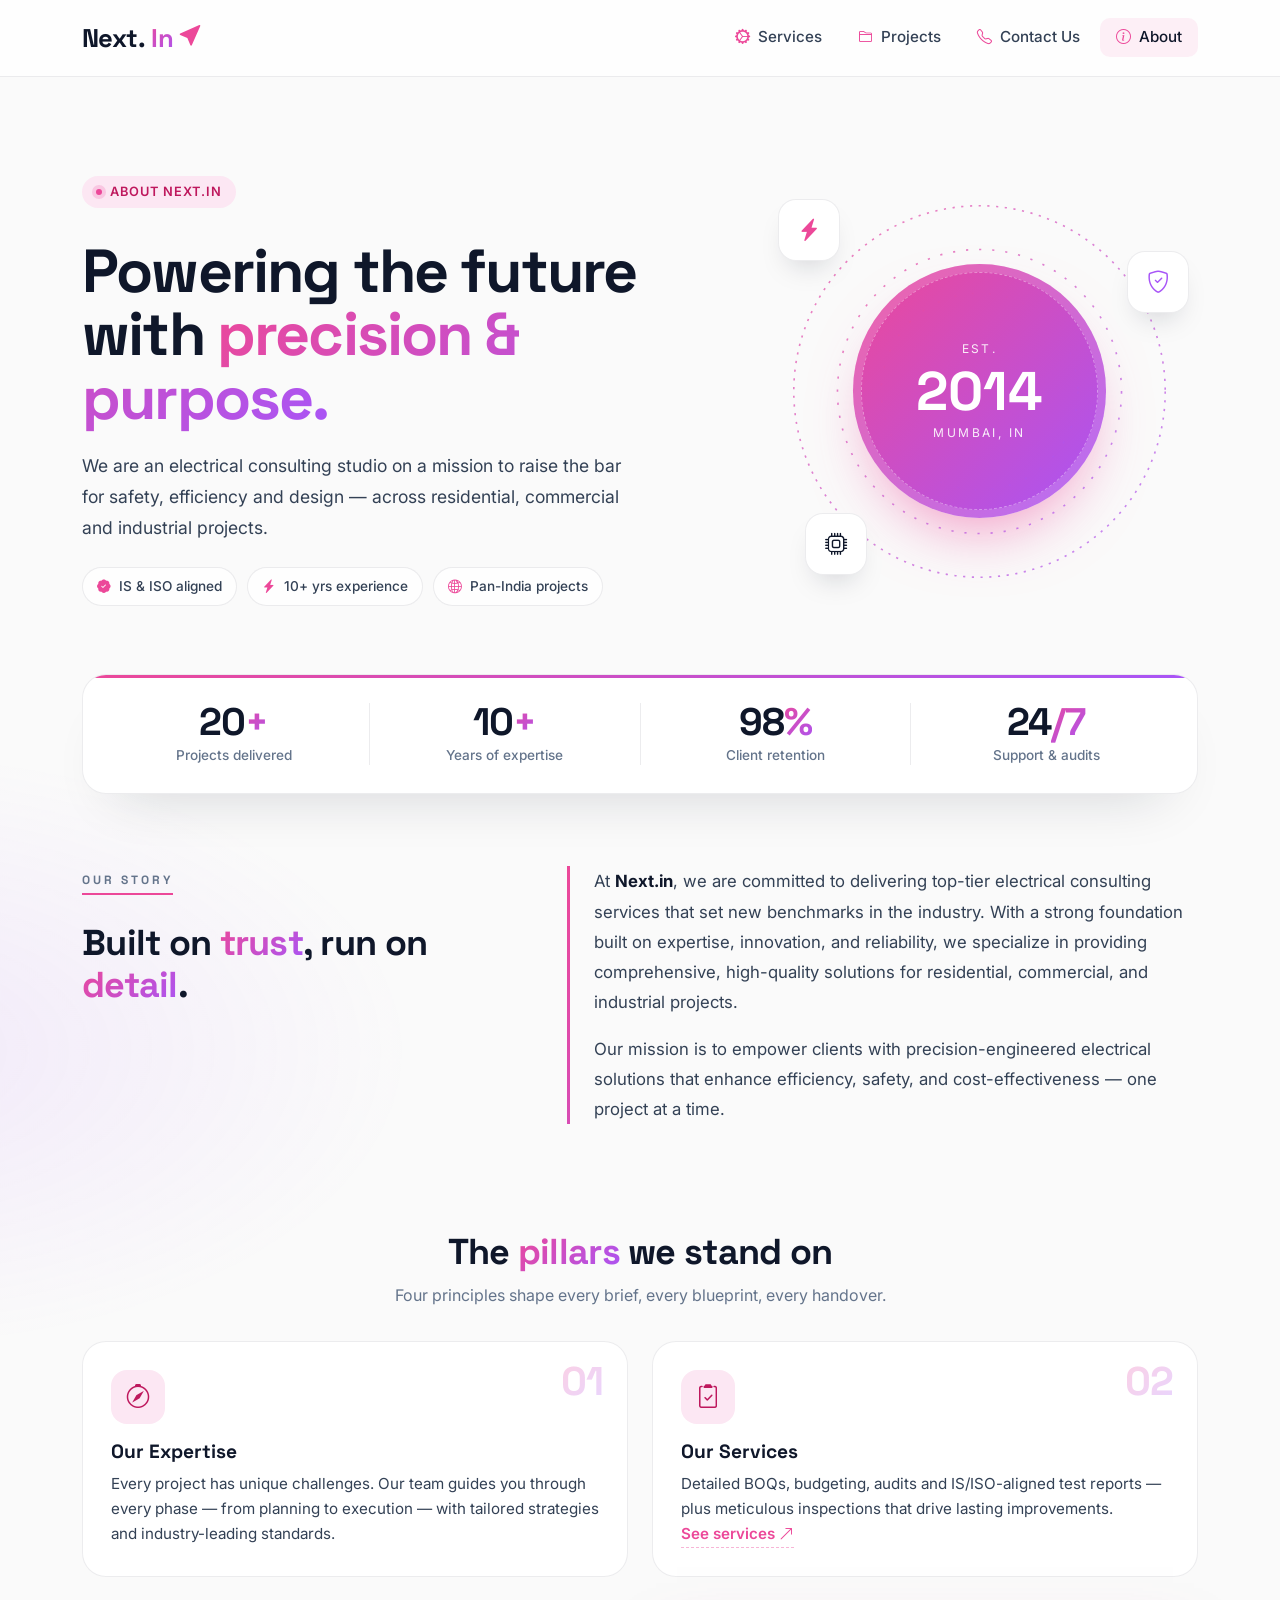
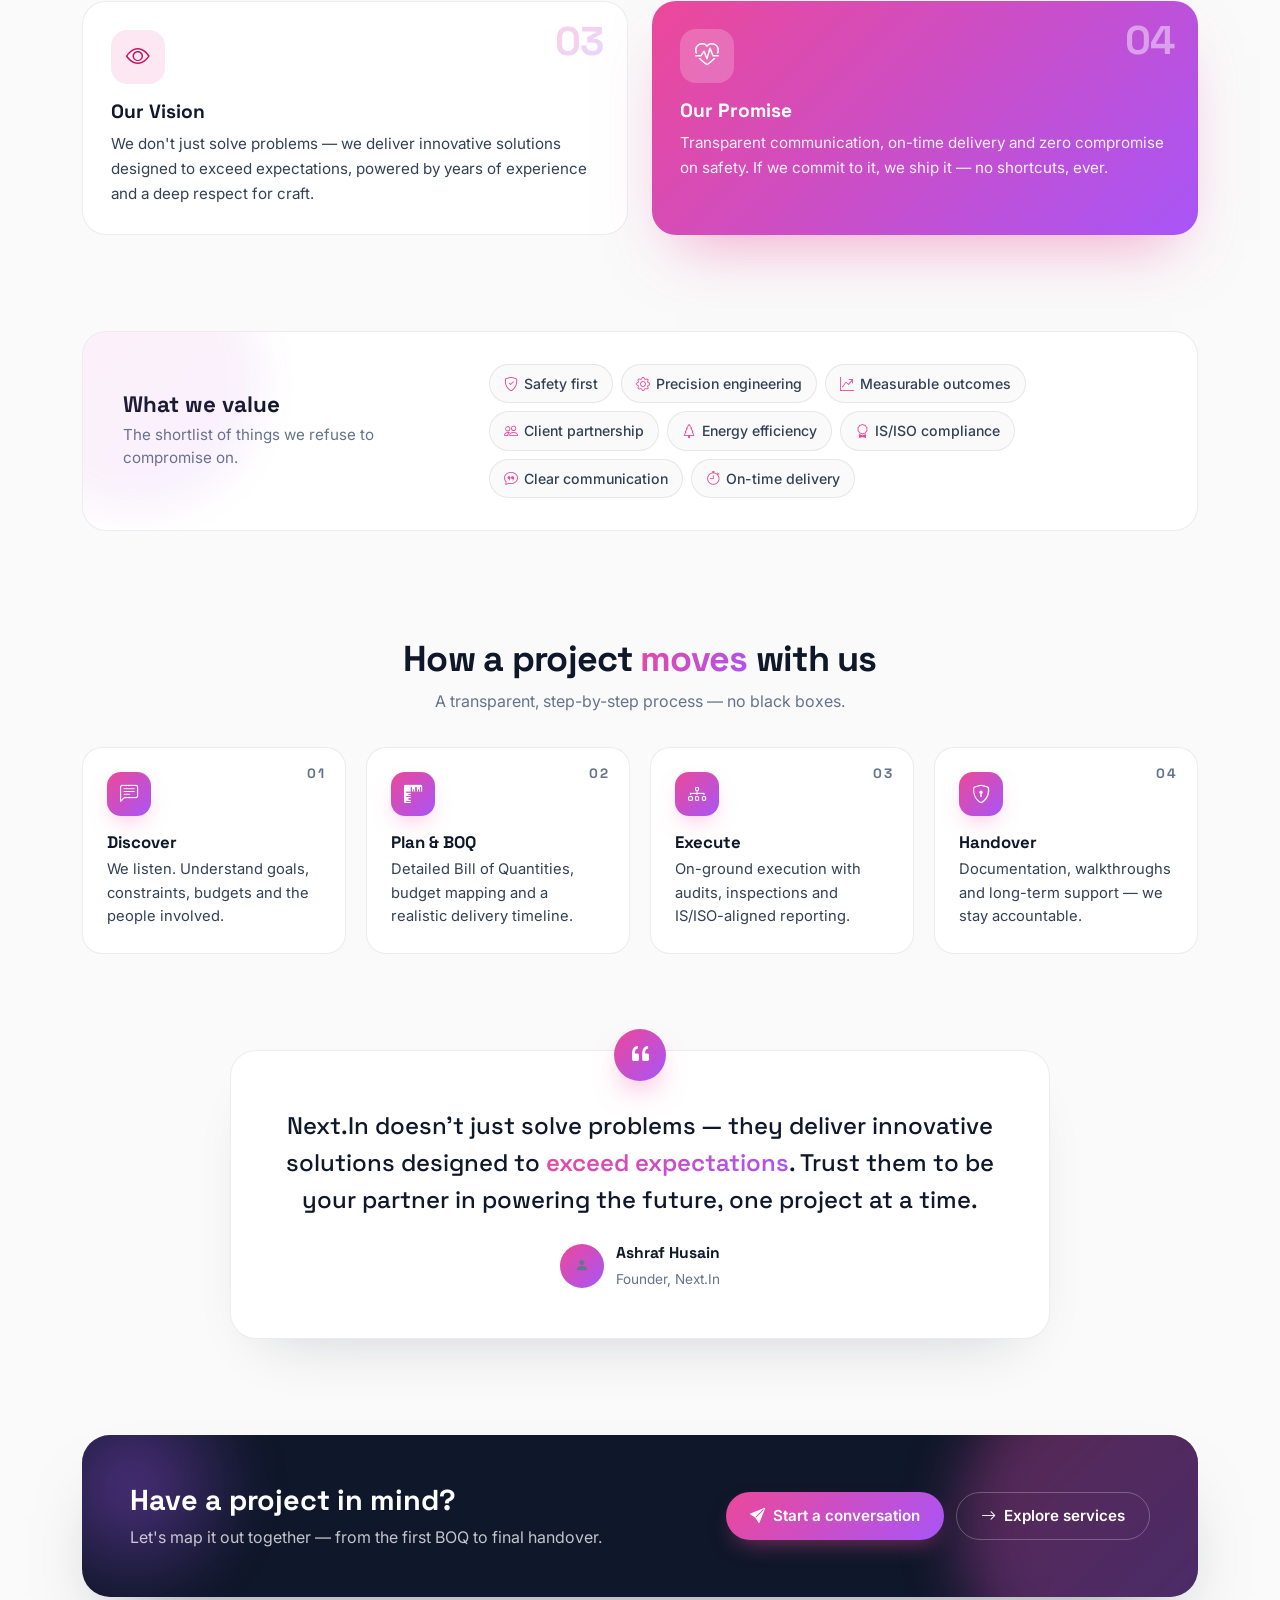
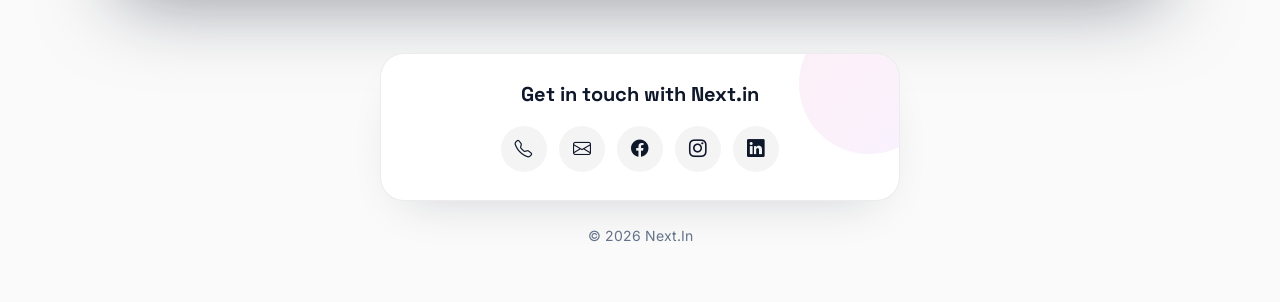
<file: about/index.html>
<!DOCTYPE html>
<html lang="en">

<head>
    <meta charset="UTF-8">
    <meta name="viewport" content="width=device-width, initial-scale=1.0">
    <title>About — Next.In</title>
    <link href="https://cdn.jsdelivr.net/npm/bootstrap@5.3.6/dist/css/bootstrap.min.css" rel="stylesheet"
        integrity="sha384-4Q6Gf2aSP4eDXB8Miphtr37CMZZQ5oXLH2yaXMJ2w8e2ZtHTl7GptT4jmndRuHDT" crossorigin="anonymous">
    <link rel="stylesheet" href="https://cdn.jsdelivr.net/npm/bootstrap-icons@1.13.1/font/bootstrap-icons.min.css">
    <link rel="preconnect" href="https://fonts.googleapis.com">
    <link rel="preconnect" href="https://fonts.gstatic.com" crossorigin>
    <link
        href="https://fonts.googleapis.com/css2?family=Inter:wght@300;400;500;600;700;800&family=Space+Grotesk:wght@500;600;700&display=swap"
        rel="stylesheet">
    <link rel="stylesheet" href="../style.css">
</head>

<body class="about-page">
    <header class="px-lg-4 site-header">
        <nav class="navbar navbar-expand-lg bg-body-white">
            <div class="container">
                <a class="navbar-brand fs-2" href="../">Next.<span id="diff">In</span>
                    <svg xmlns="http://www.w3.org/2000/svg" width="24" height="24" fill="currentColor"
                        class="mb-2 bi bi-cursor-fill" viewBox="0 0 16 16">
                        <path
                            d="M14.082 2.182a.5.5 0 0 1 .103.557L8.528 15.467a.5.5 0 0 1-.917-.007L5.57 10.694.803 8.652a.5.5 0 0 1-.006-.916l12.728-5.657a.5.5 0 0 1 .556.103z" />
                    </svg>
                </a>
                <button class="navbar-toggler" type="button" data-bs-toggle="offcanvas"
                    data-bs-target="#offcanvasNavbar" aria-controls="offcanvasNavbar" aria-label="Toggle navigation">
                    <span class="navbar-toggler-icon"></span>
                </button>
                <div class="offcanvas offcanvas-end" tabindex="-1" id="offcanvasNavbar"
                    aria-labelledby="offcanvasNavbarLabel">
                    <div class="offcanvas-header">
                        <h5 class="offcanvas-title" id="offcanvasNavbarLabel">Next.In</h5>
                        <button type="button" class="btn-close" data-bs-dismiss="offcanvas" aria-label="Close"></button>
                    </div>
                    <div class="offcanvas-body">
                        <ul class="navbar-nav ms-auto mb-2 mb-lg-0 gap-lg-1">
                            <li class="nav-item"><a class="nav-link" href="../services/"><i
                                        class="bi bi-gear-wide-connected"></i> Services</a></li>
                            <li class="nav-item"><a class="nav-link" href="../projects/"><i class="bi bi-folder2"></i>
                                    Projects</a></li>
                            <li class="nav-item"><a class="nav-link" href="../contact/"><i class="bi bi-telephone"></i>
                                    Contact Us</a></li>
                            <li class="nav-item"><a class="nav-link active" href="../about/"><i
                                        class="bi bi-info-circle"></i> About</a></li>
                        </ul>
                    </div>
                </div>
            </div>
        </nav>
    </header>

    <main>
        <!-- HERO -->
        <section class="about-hero">
            <div class="container">
                <div class="row align-items-center g-5">
                    <div class="col-lg-7">
                        <span class="eyebrow rise"><span class="dot"></span> About Next.In</span>
                        <h1 class="about-title rise">
                            Powering the future with
                            <span class="text-custom-gradient">precision &amp; purpose.</span>
                        </h1>
                        <p class="about-lead rise-2">
                            We are an electrical consulting studio on a mission to raise the bar for safety,
                            efficiency and design — across residential, commercial and industrial projects.
                        </p>
                        <div class="hero-meta rise-3">
                            <div class="meta-item"><i class="bi bi-patch-check-fill"></i> IS &amp; ISO aligned</div>
                            <div class="meta-item"><i class="bi bi-lightning-charge-fill"></i> 10+ yrs experience</div>
                            <div class="meta-item"><i class="bi bi-globe2"></i> Pan-India projects</div>
                        </div>
                    </div>
                    <div class="col-lg-5">
                        <div class="hero-visual rise-3">
                            <div class="sticker sticker-1"><i class="bi bi-lightning-charge-fill"></i></div>
                            <div class="sticker sticker-2"><i class="bi bi-shield-check"></i></div>
                            <div class="sticker sticker-3"><i class="bi bi-cpu"></i></div>
                            <div class="hero-badge">
                                <div class="hero-badge-inner">
                                    <span class="label">Est.</span>
                                    <span class="year">2014</span>
                                    <span class="label">Mumbai, IN</span>
                                </div>
                            </div>
                            <svg class="orbit" viewBox="0 0 400 400" aria-hidden="true">
                                <defs>
                                    <linearGradient id="og" x1="0" y1="0" x2="1" y2="1">
                                        <stop offset="0%" stop-color="#ec4899" stop-opacity="0.7" />
                                        <stop offset="100%" stop-color="#a855f7" stop-opacity="0.7" />
                                    </linearGradient>
                                </defs>
                                <circle cx="200" cy="200" r="170" fill="none" stroke="url(#og)" stroke-width="1.5"
                                    stroke-dasharray="2 6" />
                                <circle cx="200" cy="200" r="130" fill="none" stroke="url(#og)" stroke-width="1.5"
                                    stroke-dasharray="2 10" />
                                <circle cx="200" cy="200" r="90" fill="none" stroke="url(#og)" stroke-width="1.5"
                                    stroke-dasharray="2 14" />
                            </svg>
                        </div>
                    </div>
                </div>
            </div>
        </section>

        <!-- STATS STRIP -->
        <section class="container">
            <div class="stats-strip rise-2">
                <div class="stats-item">
                    <span class="stats-number">20<span>+</span></span>
                    <span class="stats-label">Projects delivered</span>
                </div>
                <div class="stats-sep"></div>
                <div class="stats-item">
                    <span class="stats-number">10<span>+</span></span>
                    <span class="stats-label">Years of expertise</span>
                </div>
                <div class="stats-sep"></div>
                <div class="stats-item">
                    <span class="stats-number">98<span>%</span></span>
                    <span class="stats-label">Client retention</span>
                </div>
                <div class="stats-sep"></div>
                <div class="stats-item">
                    <span class="stats-number">24<span>/7</span></span>
                    <span class="stats-label">Support &amp; audits</span>
                </div>
            </div>
        </section>

        <!-- STORY (split) -->
        <section class="container section-pad">
            <div class="row g-4 g-lg-5 align-items-start">
                <div class="col-lg-5">
                    <div class="story-tag rise">OUR STORY</div>
                    <h2 class="section-title rise">Built on <span class="text-custom-gradient">trust</span>, run on
                        <span class="text-custom-gradient">detail</span>.</h2>
                </div>
                <div class="col-lg-7">
                    <div class="story-block rise-2">
                        <p>
                            At <strong>Next.in</strong>, we are committed to delivering top-tier electrical consulting
                            services that set new benchmarks in the industry. With a strong foundation built on
                            expertise, innovation, and reliability, we specialize in providing comprehensive,
                            high-quality solutions for residential, commercial, and industrial projects.
                        </p>
                        <p class="mb-0">
                            Our mission is to empower clients with precision-engineered electrical solutions that
                            enhance efficiency, safety, and cost-effectiveness — one project at a time.
                        </p>
                    </div>
                </div>
            </div>
        </section>

        <!-- PILLARS -->
        <section class="container section-pad">
            <div class="section-head rise">
                <h2 class="section-title">The <span class="text-custom-gradient">pillars</span> we stand on</h2>
                <p class="section-sub">Four principles shape every brief, every blueprint, every handover.</p>
            </div>

            <div class="pillar-grid">
                <article class="pillar-card rise-2">
                    <span class="pillar-index">01</span>
                    <div class="pillar-icon"><i class="bi bi-compass"></i></div>
                    <h3>Our Expertise</h3>
                    <p>Every project has unique challenges. Our team guides you through every phase — from planning
                        to execution — with tailored strategies and industry-leading standards.</p>
                </article>

                <article class="pillar-card rise-2">
                    <span class="pillar-index">02</span>
                    <div class="pillar-icon"><i class="bi bi-clipboard2-check"></i></div>
                    <h3>Our Services</h3>
                    <p>Detailed BOQs, budgeting, audits and IS/ISO-aligned test reports — plus meticulous inspections
                        that drive lasting improvements. <a href="../services/" class="inline-anchor">See services <i
                                class="bi bi-arrow-up-right"></i></a></p>
                </article>

                <article class="pillar-card rise-3">
                    <span class="pillar-index">03</span>
                    <div class="pillar-icon"><i class="bi bi-eye"></i></div>
                    <h3>Our Vision</h3>
                    <p>We don't just solve problems — we deliver innovative solutions designed to exceed
                        expectations, powered by years of experience and a deep respect for craft.</p>
                </article>

                <article class="pillar-card pillar-card-accent rise-3">
                    <span class="pillar-index">04</span>
                    <div class="pillar-icon light"><i class="bi bi-heart-pulse"></i></div>
                    <h3>Our Promise</h3>
                    <p>Transparent communication, on-time delivery and zero compromise on safety. If we commit
                        to it, we ship it — no shortcuts, ever.</p>
                </article>
            </div>
        </section>

        <!-- VALUES CHIPS -->
        <section class="container section-pad">
            <div class="values-card rise">
                <div class="values-head">
                    <h3>What we value</h3>
                    <p>The shortlist of things we refuse to compromise on.</p>
                </div>
                <div class="values-chips">
                    <span class="chip"><i class="bi bi-shield-check"></i> Safety first</span>
                    <span class="chip"><i class="bi bi-gear"></i> Precision engineering</span>
                    <span class="chip"><i class="bi bi-graph-up-arrow"></i> Measurable outcomes</span>
                    <span class="chip"><i class="bi bi-people"></i> Client partnership</span>
                    <span class="chip"><i class="bi bi-tree"></i> Energy efficiency</span>
                    <span class="chip"><i class="bi bi-award"></i> IS/ISO compliance</span>
                    <span class="chip"><i class="bi bi-chat-quote"></i> Clear communication</span>
                    <span class="chip"><i class="bi bi-stopwatch"></i> On-time delivery</span>
                </div>
            </div>
        </section>

        <!-- TIMELINE / JOURNEY -->
        <section class="container section-pad">
            <div class="section-head rise">
                <h2 class="section-title">How a project <span class="text-custom-gradient">moves</span> with us</h2>
                <p class="section-sub">A transparent, step-by-step process — no black boxes.</p>
            </div>

            <ol class="journey rise-2">
                <li class="journey-step">
                    <span class="journey-dot"><i class="bi bi-chat-left-text"></i></span>
                    <div>
                        <h4>Discover</h4>
                        <p>We listen. Understand goals, constraints, budgets and the people involved.</p>
                    </div>
                </li>
                <li class="journey-step">
                    <span class="journey-dot"><i class="bi bi-rulers"></i></span>
                    <div>
                        <h4>Plan &amp; BOQ</h4>
                        <p>Detailed Bill of Quantities, budget mapping and a realistic delivery timeline.</p>
                    </div>
                </li>
                <li class="journey-step">
                    <span class="journey-dot"><i class="bi bi-diagram-3"></i></span>
                    <div>
                        <h4>Execute</h4>
                        <p>On-ground execution with audits, inspections and IS/ISO-aligned reporting.</p>
                    </div>
                </li>
                <li class="journey-step">
                    <span class="journey-dot"><i class="bi bi-shield-lock"></i></span>
                    <div>
                        <h4>Handover</h4>
                        <p>Documentation, walkthroughs and long-term support — we stay accountable.</p>
                    </div>
                </li>
            </ol>
        </section>

        <!-- QUOTE -->
        <section class="container section-pad">
            <figure class="quote-block rise">
                <i class="bi bi-quote quote-mark"></i>
                <blockquote>
                    Next.In doesn't just solve problems — they deliver innovative solutions designed to
                    <em>exceed expectations</em>. Trust them to be your partner in powering the future,
                    one project at a time.
                </blockquote>
                <figcaption>
                    <span class="author-avatar"><i class="bi bi-person-fill"></i></span>
                    <div>
                        <strong>Ashraf Husain</strong>
                        <span>Founder, Next.In</span>
                    </div>
                </figcaption>
            </figure>
        </section>

        <!-- CTA -->
        <section class="container section-pad">
            <div class="about-cta rise-2">
                <div>
                    <h3>Have a project in mind?</h3>
                    <p>Let's map it out together — from the first BOQ to final handover.</p>
                </div>
                <div class="cta-row">
                    <a href="../contact/" class="btn-modern btn-primary-modern">
                        <i class="bi bi-send-fill"></i> Start a conversation
                    </a>
                    <a href="../services/" class="btn-modern btn-ghost-modern">
                        <i class="bi bi-arrow-right"></i> Explore services
                    </a>
                </div>
            </div>
        </section>
    </main>

    <footer class="bd-footer">
        <div class="container text-center">
            <div class="contact-card rise-5">
                <h5>Get in touch with Next.in</h5>
                <ul class="social-list">
                    <li><a href="tel:+919769475889" aria-label="Phone"><i class="bi bi-telephone"></i></a></li>
                    <li><a href="mailto:nextinconsultant@outlook.com" aria-label="Email"><i
                                class="bi bi-envelope"></i></a></li>
                    <li><a href="https://www.instagram.com/mr.ashraf09/" aria-label="Facebook"><i
                                class="bi bi-facebook"></i></a></li>
                    <li><a href="https://www.instagram.com/next_in_interior_ai_consultant/" aria-label="Instagram"><i
                                class="bi bi-instagram"></i></a></li>
                    <li><a href="https://www.instagram.com/in/nextin/" aria-label="LinkedIn"><i
                                class="bi bi-linkedin"></i></a></li>
                </ul>
            </div>
            <p class="copyright">&copy; 2026 Next.In</p>
        </div>
    </footer>

    <script src="https://cdn.jsdelivr.net/npm/bootstrap@5.3.6/dist/js/bootstrap.bundle.min.js"
        integrity="sha384-j1CDi7MgGQ12Z7Qab0qlWQ/Qqz24Gc6BM0thvEMVjHnfYGF0rmFCozFSxQBxwHKO"
        crossorigin="anonymous"></script>
</body>

</html>
</file>
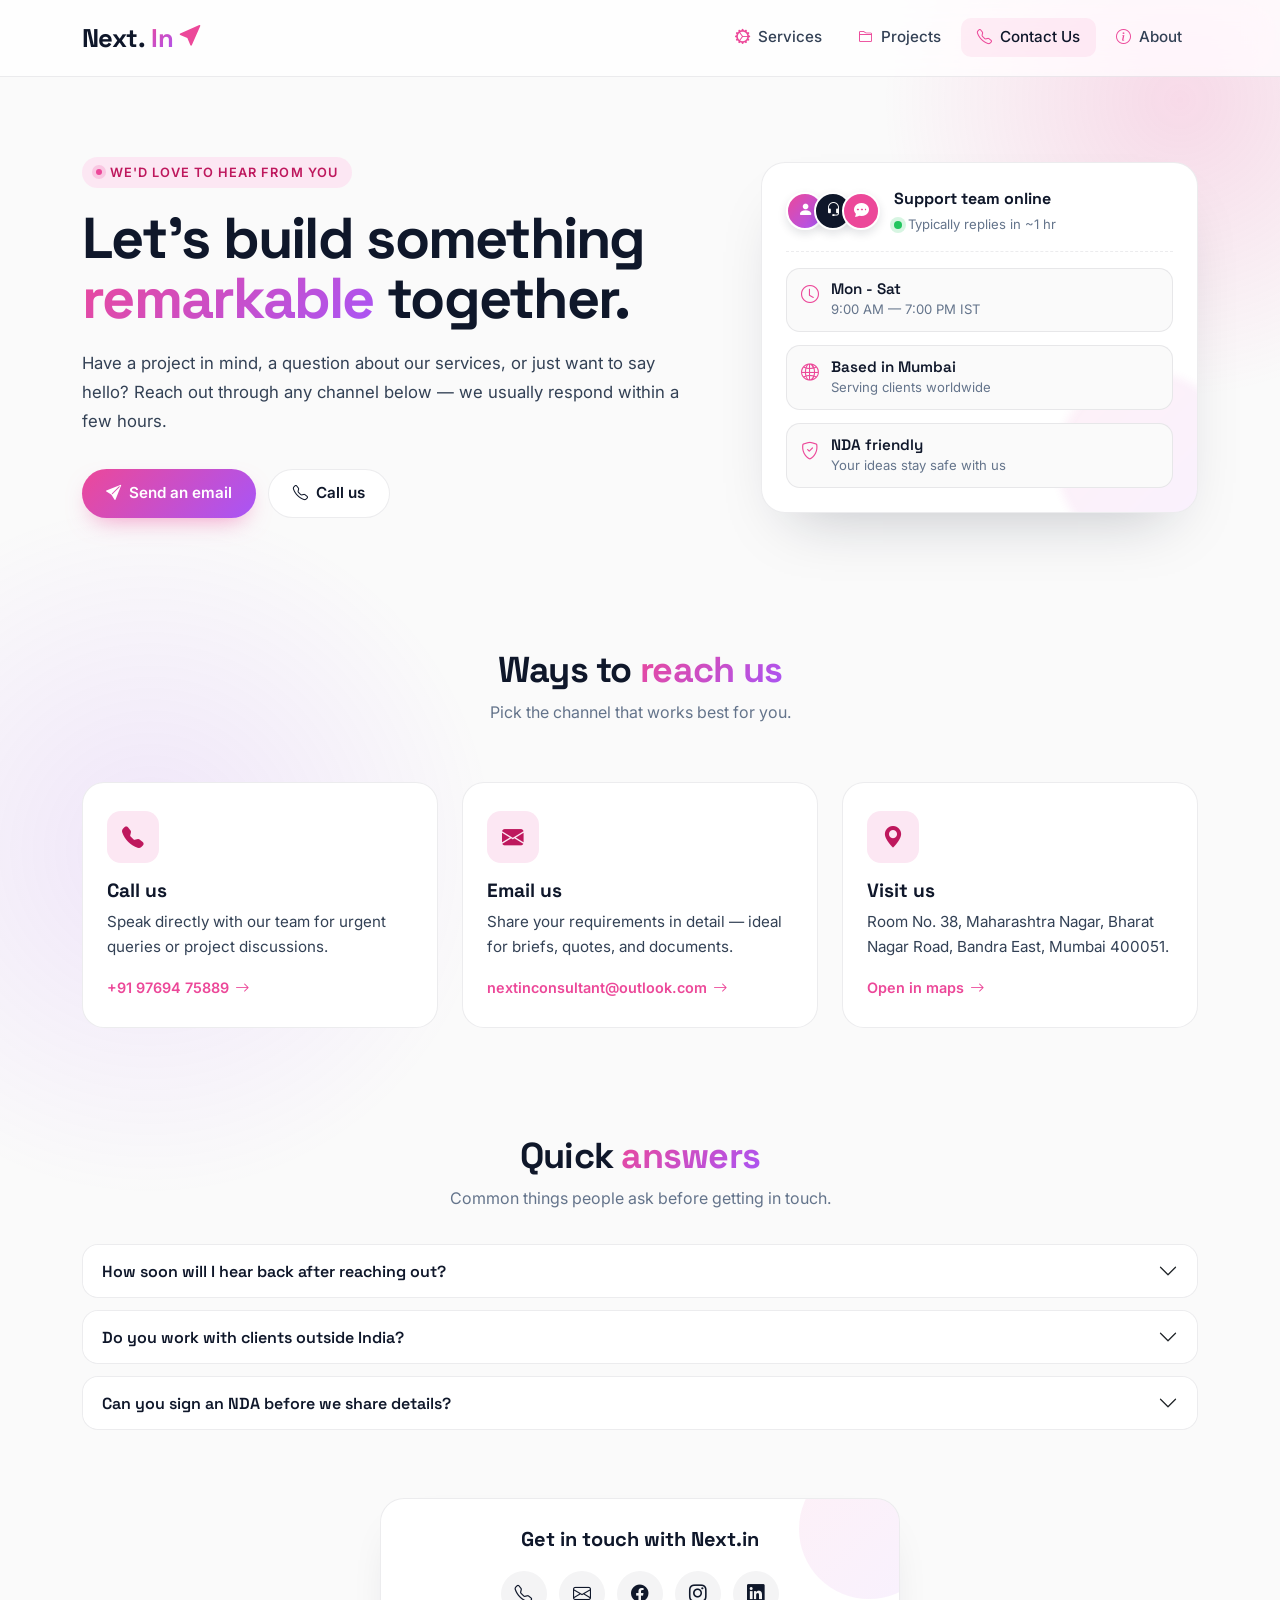
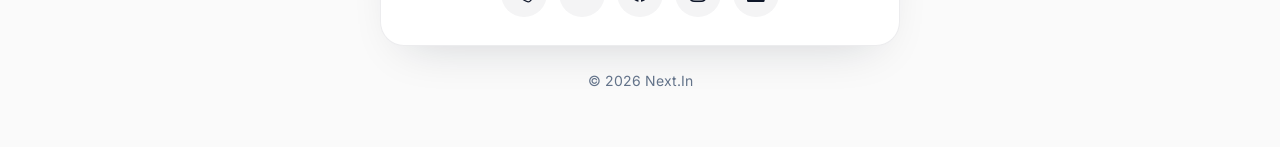
<file: contact/index.html>
<!DOCTYPE html>
<html lang="en">

<head>
    <meta charset="UTF-8">
    <meta name="viewport" content="width=device-width, initial-scale=1.0">
    <title>Contact — Next.In</title>
    <link href="https://cdn.jsdelivr.net/npm/bootstrap@5.3.6/dist/css/bootstrap.min.css" rel="stylesheet"
        integrity="sha384-4Q6Gf2aSP4eDXB8Miphtr37CMZZQ5oXLH2yaXMJ2w8e2ZtHTl7GptT4jmndRuHDT" crossorigin="anonymous">
    <link rel="stylesheet" href="https://cdn.jsdelivr.net/npm/bootstrap-icons@1.13.1/font/bootstrap-icons.min.css">
    <link rel="preconnect" href="https://fonts.googleapis.com">
    <link rel="preconnect" href="https://fonts.gstatic.com" crossorigin>
    <link
        href="https://fonts.googleapis.com/css2?family=Inter:wght@300;400;500;600;700;800&family=Space+Grotesk:wght@500;600;700&display=swap"
        rel="stylesheet">
    <link rel="stylesheet" href="../style.css">
</head>

<body>
    <header class="px-lg-4 site-header">
        <nav class="navbar navbar-expand-lg bg-body-white">
            <div class="container">
                <a class="navbar-brand fs-2" href="../">Next.<span id="diff">In</span>
                    <svg xmlns="http://www.w3.org/2000/svg" width="24" height="24" fill="currentColor"
                        class="mb-2 bi bi-cursor-fill" viewBox="0 0 16 16">
                        <path
                            d="M14.082 2.182a.5.5 0 0 1 .103.557L8.528 15.467a.5.5 0 0 1-.917-.007L5.57 10.694.803 8.652a.5.5 0 0 1-.006-.916l12.728-5.657a.5.5 0 0 1 .556.103z" />
                    </svg>
                </a>
                <button class="navbar-toggler" type="button" data-bs-toggle="offcanvas"
                    data-bs-target="#offcanvasNavbar" aria-controls="offcanvasNavbar" aria-label="Toggle navigation">
                    <span class="navbar-toggler-icon"></span>
                </button>
                <div class="offcanvas offcanvas-end" tabindex="-1" id="offcanvasNavbar"
                    aria-labelledby="offcanvasNavbarLabel">
                    <div class="offcanvas-header">
                        <h5 class="offcanvas-title" id="offcanvasNavbarLabel">Next.In</h5>
                        <button type="button" class="btn-close" data-bs-dismiss="offcanvas" aria-label="Close"></button>
                    </div>
                    <div class="offcanvas-body">
                        <ul class="navbar-nav ms-auto mb-2 mb-lg-0 gap-lg-1">
                            <li class="nav-item"><a class="nav-link" href="../services/"><i
                                        class="bi bi-gear-wide-connected"></i> Services</a></li>
                            <li class="nav-item"><a class="nav-link" href="../projects/"><i class="bi bi-folder2"></i>
                                    Projects</a></li>
                            <li class="nav-item"><a class="nav-link active" href="../contact/"><i
                                        class="bi bi-telephone"></i> Contact Us</a></li>
                            <li class="nav-item"><a class="nav-link" href="../about/"><i class="bi bi-info-circle"></i>
                                    About</a></li>
                        </ul>
                    </div>
                </div>
            </div>
        </nav>
    </header>

    <main>
        <!-- Hero -->
        <section class="container contact-hero">
            <div class="row align-items-center g-4 g-lg-5">
                <div class="col-lg-7">
                    <span class="eyebrow rise">
                        <span class="dot"></span> We'd love to hear from you
                    </span>
                    <h1 class="hero-title rise">
                        Let's build something <span class="text-custom-gradient">remarkable</span> together.
                    </h1>
                    <p class="hero-sub rise-2">
                        Have a project in mind, a question about our services, or just want to say hello?
                        Reach out through any channel below — we usually respond within a few hours.
                    </p>
                    <div class="cta-row rise-2">
                        <a href="mailto:nextinconsultant@outlook.com" class="btn-modern btn-primary-modern">
                            <i class="bi bi-send-fill"></i> Send an email
                        </a>
                        <a href="tel:+919769475889" class="btn-modern btn-ghost-modern">
                            <i class="bi bi-telephone"></i> Call us
                        </a>
                    </div>
                </div>

                <div class="col-lg-5">
                    <div class="quick-panel rise-3">
                        <div class="quick-panel-head">
                            <div class="avatar-stack">
                                <span class="avatar" style="background: var(--gradient);"><i
                                        class="bi bi-person-fill"></i></span>
                                <span class="avatar" style="background: #0f172a;"><i class="bi bi-headset"></i></span>
                                <span class="avatar" style="background: #ec4899;"><i
                                        class="bi bi-chat-dots-fill"></i></span>
                            </div>
                            <div>
                                <div class="quick-panel-title">Support team online</div>
                                <div class="quick-panel-meta"><span class="status-dot"></span> Typically replies in ~1
                                    hr</div>
                            </div>
                        </div>
                        <ul class="quick-list">
                            <li>
                                <i class="bi bi-clock"></i>
                                <div><strong>Mon - Sat</strong><span>9:00 AM — 7:00 PM IST</span></div>
                            </li>
                            <li>
                                <i class="bi bi-globe2"></i>
                                <div><strong>Based in Mumbai</strong><span>Serving clients worldwide</span></div>
                            </li>
                            <li>
                                <i class="bi bi-shield-check"></i>
                                <div><strong>NDA friendly</strong><span>Your ideas stay safe with us</span></div>
                            </li>
                        </ul>
                    </div>
                </div>
            </div>
        </section>

        <!-- Contact channel cards -->
        <section class="container section-pad">
            <div class="section-head rise">
                <h2 class="section-title">Ways to <span class="text-custom-gradient">reach us</span></h2>
                <p class="section-sub">Pick the channel that works best for you.</p>
            </div>

            <div class="row g-4 mt-2">
                <div class="col-12 col-md-6 col-lg-4">
                    <a href="tel:+919769475889" class="channel-card rise-2">
                        <div class="channel-icon"><i class="bi bi-telephone-fill"></i></div>
                        <h3>Call us</h3>
                        <p>Speak directly with our team for urgent queries or project discussions.</p>
                        <span class="channel-link">+91 97694 75889 <i class="bi bi-arrow-right"></i></span>
                    </a>
                </div>
                <div class="col-12 col-md-6 col-lg-4">
                    <a href="mailto:nextinconsultant@outlook.com" class="channel-card rise-3">
                        <div class="channel-icon"><i class="bi bi-envelope-fill"></i></div>
                        <h3>Email us</h3>
                        <p>Share your requirements in detail — ideal for briefs, quotes, and documents.</p>
                        <span class="channel-link">nextinconsultant@outlook.com <i class="bi bi-arrow-right"></i></span>
                    </a>
                </div>
                <div class="col-12 col-md-12 col-lg-4">
                    <a href="https://www.instagram.com/mr.ashraf09/" class="channel-card rise-4">
                        <div class="channel-icon"><i class="bi bi-geo-alt-fill"></i></div>
                        <h3>Visit us</h3>
                        <p>Room No. 38, Maharashtra Nagar, Bharat Nagar Road, Bandra East, Mumbai 400051.</p>
                        <span class="channel-link">Open in maps <i class="bi bi-arrow-right"></i></span>
                    </a>
                </div>
            </div>
        </section>

        <!-- Contact form + info (commented out) -->
        <!-- <section class="container section-pad">
                                                                                                                                                                                                                                                                                                                                                                                                                                                                                                                                                                                                                                                                                                                                                                                                                                                                                                                                                                                                                                                                                                                                                                                                                                                                                                                                                                                                                                                                                                                                                                                                                                                                                                                                                                                                                                                                                                                                                                                                                                                                                                                                                                                                                                                                                                                                                                                                                                                                                                                                                                                                                                                                <div class="row g-4 g-lg-5">
                                                                                                                                                                                                                                                                                                                                                                                                                                                                                                                                                                                                                                                                                                                                                                                                                                                                                                                                                                                                                                                                                                                                                                                                                                                                                                                                                                                                                                                                                                                                                                                                                                                                                                                                                                                                                                                                                                                                                                                                                                                                                                                                                                                                                                                                                                                                                                                                                                                                                                                                                                                                                                                                                <div class="col-lg-7">
                                                                                                                                                                                                                                                                                                                                                                                                                                                                                                                                                                                                                                                                                                                                                                                                                                                                                                                                                                                                                                                                                                                                                                                                                                                                                                                                                                                                                                                                                                                                                                                                                                                                                                                                                                                                                                                                                                                                                                                                                                                                                                                                                                                                                                                                                                                                                                                                                                                                                                                                                                                                                                                                                                    <div class="form-card rise">
                                                                                                                                                                                                                                                                                                                                                                                                                                                                                                                                                                                                                                                                                                                                                                                                                                                                                                                                                                                                                                                                                                                                                                                                                                                                                                                                                                                                                                                                                                                                                                                                                                                                                                                                                                                                                                                                                                                                                                                                                                                                                                                                                                                                                                                                                                                                                                                                                                                                                                                                                                                                                                                                                                                            <div class="form-head">
                                                                                                                                                                                                                                                                                                                                                                                                                                                                                                                                                                                                                                                                                                                                                                                                                                                                                                                                                                                                                                                                                                                                                                                                                                                                                                                                                                                                                                                                                                                                                                                                                                                                                                                                                                                                                                                                                                                                                                                                                                                                                                                                                                                                                                                                                                                                                                                                                                                                                                                                                                                                                                                                                                                                                        <h2 class="section-title mb-1">Send us a message</h2>
                                                                                                                                                                                                                                                                                                                                                                                                                                                                                                                                                                                                                                                                                                                                                                                                                                                                                                                                                                                                                                                                                                                                                                                                                                                                                                                                                                                                                                                                                                                                                                                                                                                                                                                                                                                                                                                                                                                                                                                                                                                                                                                                                                                                                                                                                                                                                                                                                                                                                                                                                                                                                                                                                                                                                                                    <p class="section-sub mb-0">Fill out the form and we'll get back to you shortly.</p>
                                                                                                                                                                                                                                                                                                                                                                                                                                                                                                                                                                                                                                                                                                                                                                                                                                                                                                                                                                                                                                                                                                                                                                                                                                                                                                                                                                                                                                                                                                                                                                                                                                                                                                                                                                                                                                                                                                                                                                                                                                                                                                                                                                                                                                                                                                                                                                                                                                                                                                                                                                                                                                                                                                                                                                                                            </div>
                                                                                                                                                                                                                                                                                                                                                                                                                                                                                                                                                                                                                                                                                                                                                                                                                                                                                                                                                                                                                                                                                                                                                                                                                                                                                                                                                                                                                                                                                                                                                                                                                                                                                                                                                                                                                                                                                                                                                                                                                                                                                                                                                                                                                                                                                                                                                                                                                                                                                                                                                                                                                                                                                                                                                                                                                                    <form class="mt-4" onsubmit="event.preventDefault(); alert('Thanks! We will be in touch.');">
                                                                                                                                                                                                                                                                                                                                                                                                                                                                                                                                                                                                                                                                                                                                                                                                                                                                                                                                                                                                                                                                                                                                                                                                                                                                                                                                                                                                                                                                                                                                                                                                                                                                                                                                                                                                                                                                                                                                                                                                                                                                                                                                                                                                                                                                                                                                                                                                                                                                                                                                                                                                                                                                                                                                                                                                                                                                <div class="row g-3">
                                                                                                                                                                                                                                                                                                                                                                                                                                                                                                                                                                                                                                                                                                                                                                                                                                                                                                                                                                                                                                                                                                                                                                                                                                                                                                                                                                                                                                                                                                                                                                                                                                                                                                                                                                                                                                                                                                                                                                                                                                                                                                                                                                                                                                                                                                                                                                                                                                                                                                                                                                                                                                                                                                                                                                                                                                                                                                <div class="col-md-6">
                                                                                                                                                                                                                                                                                                                                                                                                                                                                                                                                                                                                                                                                                                                                                                                                                                                                                                                                                                                                                                                                                                                                                                                                                                                                                                                                                                                                                                                                                                                                                                                                                                                                                                                                                                                                                                                                                                                                                                                                                                                                                                                                                                                                                                                                                                                                                                                                                                                                                                                                                                                                                                                                                                                                                                                                                                                                                                                                    <div class="field">
                                                                                                                                                                                                                                                                                                                                                                                                                                                                                                                                                                                                                                                                                                                                                                                                                                                                                                                                                                                                                                                                                                                                                                                                                                                                                                                                                                                                                                                                                                                                                                                                                                                                                                                                                                                                                                                                                                                                                                                                                                                                                                                                                                                                                                                                                                                                                                                                                                                                                                                                                                                                                                                                                                                                                                                                                                                                                                                                                                            <label for="fname">Full name</label>
                                                                                                                                                                                                                                                                                                                                                                                                                                                                                                                                                                                                                                                                                                                                                                                                                                                                                                                                                                                                                                                                                                                                                                                                                                                                                                                                                                                                                                                                                                                                                                                                                                                                                                                                                                                                                                                                                                                                                                                                                                                                                                                                                                                                                                                                                                                                                                                                                                                                                                                                                                                                                                                                                                                                                                                                                                                                                                                                                                                                                    <input type="text" id="fname" placeholder="Jane Doe" required>
                                                                                                                                                                                                                                                                                                                                                                                                                                                                                                                                                                                                                                                                                                                                                                                                                                                                                                                                                                                                                                                                                                                                                                                                                                                                                                                                                                                                                                                                                                                                                                                                                                                                                                                                                                                                                                                                                                                                                                                                                                                                                                                                                                                                                                                                                                                                                                                                                                                                                                                                                                                                                                                                                                                                                                                                                                                                                                                                                                                                                                                        </div>
                                                                                                                                                                                                                                                                                                                                                                                                                                                                                                                                                                                                                                                                                                                                                                                                                                                                                                                                                                                                                                                                                                                                                                                                                                                                                                                                                                                                                                                                                                                                                                                                                                                                                                                                                                                                                                                                                                                                                                                                                                                                                                                                                                                                                                                                                                                                                                                                                                                                                                                                                                                                                                                                                                                                                                                                                                                                                                                                                                                                                                                                                        </div>
                                                                                                                                                                                                                                                                                                                                                                                                                                                                                                                                                                                                                                                                                                                                                                                                                                                                                                                                                                                                                                                                                                                                                                                                                                                                                                                                                                                                                                                                                                                                                                                                                                                                                                                                                                                                                                                                                                                                                                                                                                                                                                                                                                                                                                                                                                                                                                                                                                                                                                                                                                                                                                                                                                                                                                                                                                                                                                                                                                                                                                                                                                                        <div class="col-md-6">
                                                                                                                                                                                                                                                                                                                                                                                                                                                                                                                                                                                                                                                                                                                                                                                                                                                                                                                                                                                                                                                                                                                                                                                                                                                                                                                                                                                                                                                                                                                                                                                                                                                                                                                                                                                                                                                                                                                                                                                                                                                                                                                                                                                                                                                                                                                                                                                                                                                                                                                                                                                                                                                                                                                                                                                                                                                                                                                                                                                                                                                                                                                                                            <div class="field">
                                                                                                                                                                                                                                                                                                                                                                                                                                                                                                                                                                                                                                                                                                                                                                                                                                                                                                                                                                                                                                                                                                                                                                                                                                                                                                                                                                                                                                                                                                                                                                                                                                                                                                                                                                                                                                                                                                                                                                                                                                                                                                                                                                                                                                                                                                                                                                                                                                                                                                                                                                                                                                                                                                                                                                                                                                                                                                                                                                                                                                                                                                                                                                                                    <label for="email">Email</label>
                                                                                                                                                                                                                                                                                                                                                                                                                                                                                                                                                                                                                                                                                                                                                                                                                                                                                                                                                                                                                                                                                                                                                                                                                                                                                                                                                                                                                                                                                                                                                                                                                                                                                                                                                                                                                                                                                                                                                                                                                                                                                                                                                                                                                                                                                                                                                                                                                                                                                                                                                                                                                                                                                                                                                                                                                                                                                                                                                                                                                                                                                                                                                                                                                                            <input type="email" id="email" placeholder="jane@company.com" required>
                                                                                                                                                                                                                                                                                                                                                                                                                                                                                                                                                                                                                                                                                                                                                                                                                                                                                                                                                                                                                                                                                                                                                                                                                                                                                                                                                                                                                                                                                                                                                                                                                                                                                                                                                                                                                                                                                                                                                                                                                                                                                                                                                                                                                                                                                                                                                                                                                                                                                                                                                                                                                                                                                                                                                                                                                                                                                                                                                                                                                                                                                                                                                                                                                                                                                </div>
                                                                                                                                                                                                                                                                                                                                                                                                                                                                                                                                                                                                                                                                                                                                                                                                                                                                                                                                                                                                                                                                                                                                                                                                                                                                                                                                                                                                                                                                                                                                                                                                                                                                                                                                                                                                                                                                                                                                                                                                                                                                                                                                                                                                                                                                                                                                                                                                                                                                                                                                                                                                                                                                                                                                                                                                                                                                                                                                                                                                                                                                                                                                                                                                                                                                                                                </div>
                                                                                                                                                                                                                                                                                                                                                                                                                                                                                                                                                                                                                                                                                                                                                                                                                                                                                                                                                                                                                                                                                                                                                                                                                                                                                                                                                                                                                                                                                                                                                                                                                                                                                                                                                                                                                                                                                                                                                                                                                                                                                                                                                                                                                                                                                                                                                                                                                                                                                                                                                                                                                                                                                                                                                                                                                                                                                                                                                                                                                                                                                                                                                                                                                                                                                                                                                <div class="col-12">
                                                                                                                                                                                                                                                                                                                                                                                                                                                                                                                                                                                                                                                                                                                                                                                                                                                                                                                                                                                                                                                                                                                                                                                                                                                                                                                                                                                                                                                                                                                                                                                                                                                                                                                                                                                                                                                                                                                                                                                                                                                                                                                                                                                                                                                                                                                                                                                                                                                                                                                                                                                                                                                                                                                                                                                                                                                                                                                                                                                                                                                                                                                                                                                                                                                                                                                                                                                    <div class="field">
                                                                                                                                                                                                                                                                                                                                                                                                                                                                                                                                                                                                                                                                                                                                                                                                                                                                                                                                                                                                                                                                                                                                                                                                                                                                                                                                                                                                                                                                                                                                                                                                                                                                                                                                                                                                                                                                                                                                                                                                                                                                                                                                                                                                                                                                                                                                                                                                                                                                                                                                                                                                                                                                                                                                                                                                                                                                                                                                                                                                                                                                                                                                                                                                                                                                                                                                                                                                                            <label for="subject">Subject</label>
                                                                                                                                                                                                                                                                                                                                                                                                                                                                                                                                                                                                                                                                                                                                                                                                                                                                                                                                                                                                                                                                                                                                                                                                                                                                                                                                                                                                                                                                                                                                                                                                                                                                                                                                                                                                                                                                                                                                                                                                                                                                                                                                                                                                                                                                                                                                                                                                                                                                                                                                                                                                                                                                                                                                                                                                                                                                                                                                                                                                                                                                                                                                                                                                                                                                                                                                                                                                                                                                    <input type="text" id="subject" placeholder="What's this about?">
                                                                                                                                                                                                                                                                                                                                                                                                                                                                                                                                                                                                                                                                                                                                                                                                                                                                                                                                                                                                                                                                                                                                                                                                                                                                                                                                                                                                                                                                                                                                                                                                                                                                                                                                                                                                                                                                                                                                                                                                                                                                                                                                                                                                                                                                                                                                                                                                                                                                                                                                                                                                                                                                                                                                                                                                                                                                                                                                                                                                                                                                                                                                                                                                                                                                                                                                                                                                                                                                                                        </div>
                                                                                                                                                                                                                                                                                                                                                                                                                                                                                                                                                                                                                                                                                                                                                                                                                                                                                                                                                                                                                                                                                                                                                                                                                                                                                                                                                                                                                                                                                                                                                                                                                                                                                                                                                                                                                                                                                                                                                                                                                                                                                                                                                                                                                                                                                                                                                                                                                                                                                                                                                                                                                                                                                                                                                                                                                                                                                                                                                                                                                                                                                                                                                                                                                                                                                                                                                                                                                                                                                                                                        </div>
                                                                                                                                                                                                                                                                                                                                                                                                                                                                                                                                                                                                                                                                                                                                                                                                                                                                                                                                                                                                                                                                                                                                                                                                                                                                                                                                                                                                                                                                                                                                                                                                                                                                                                                                                                                                                                                                                                                                                                                                                                                                                                                                                                                                                                                                                                                                                                                                                                                                                                                                                                                                                                                                                                                                                                                                                                                                                                                                                                                                                                                                                                                                                                                                                                                                                                                                                                                                                                                                                                                                                                        <div class="col-12">
                                                                                                                                                                                                                                                                                                                                                                                                                                                                                                                                                                                                                                                                                                                                                                                                                                                                                                                                                                                                                                                                                                                                                                                                                                                                                                                                                                                                                                                                                                                                                                                                                                                                                                                                                                                                                                                                                                                                                                                                                                                                                                                                                                                                                                                                                                                                                                                                                                                                                                                                                                                                                                                                                                                                                                                                                                                                                                                                                                                                                                                                                                                                                                                                                                                                                                                                                                                                                                                                                                                                                                                                            <div class="field">
                                                                                                                                                                                                                                                                                                                                                                                                                                                                                                                                                                                                                                                                                                                                                                                                                                                                                                                                                                                                                                                                                                                                                                                                                                                                                                                                                                                                                                                                                                                                                                                                                                                                                                                                                                                                                                                                                                                                                                                                                                                                                                                                                                                                                                                                                                                                                                                                                                                                                                                                                                                                                                                                                                                                                                                                                                                                                                                                                                                                                                                                                                                                                                                                                                                                                                                                                                                                                                                                                                                                                                                                                                                    <label for="message">Message</label>
                                                                                                                                                                                                                                                                                                                                                                                                                                                                                                                                                                                                                                                                                                                                                                                                                                                                                                                                                                                                                                                                                                                                                                                                                                                                                                                                                                                                                                                                                                                                                                                                                                                                                                                                                                                                                                                                                                                                                                                                                                                                                                                                                                                                                                                                                                                                                                                                                                                                                                                                                                                                                                                                                                                                                                                                                                                                                                                                                                                                                                                                                                                                                                                                                                                                                                                                                                                                                                                                                                                                                                                                                                                                                            <textarea id="message" rows="5" placeholder="Tell us a little about your project..." required></textarea>
                                                                                                                                                                                                                                                                                                                                                                                                                                                                                                                                                                                                                                                                                                                                                                                                                                                                                                                                                                                                                                                                                                                                                                                                                                                                                                                                                                                                                                                                                                                                                                                                                                                                                                                                                                                                                                                                                                                                                                                                                                                                                                                                                                                                                                                                                                                                                                                                                                                                                                                                                                                                                                                                                                                                                                                                                                                                                                                                                                                                                                                                                                                                                                                                                                                                                                                                                                                                                                                                                                                                                                                                                                                                                                                                </div>
                                                                                                                                                                                                                                                                                                                                                                                                                                                                                                                                                                                                                                                                                                                                                                                                                                                                                                                                                                                                                                                                                                                                                                                                                                                                                                                                                                                                                                                                                                                                                                                                                                                                                                                                                                                                                                                                                                                                                                                                                                                                                                                                                                                                                                                                                                                                                                                                                                                                                                                                                                                                                                                                                                                                                                                                                                                                                                                                                                                                                                                                                                                                                                                                                                                                                                                                                                                                                                                                                                                                                                                                                                                                                                                                                                </div>
                                                                                                                                                                                                                                                                                                                                                                                                                                                                                                                                                                                                                                                                                                                                                                                                                                                                                                                                                                                                                                                                                                                                                                                                                                                                                                                                                                                                                                                                                                                                                                                                                                                                                                                                                                                                                                                                                                                                                                                                                                                                                                                                                                                                                                                                                                                                                                                                                                                                                                                                                                                                                                                                                                                                                                                                                                                                                                                                                                                                                                                                                                                                                                                                                                                                                                                                                                                                                                                                                                                                                                                                                                                                                                                                                                                                <div class="col-12 d-flex flex-wrap gap-2 align-items-center justify-content-between">
                                                                                                                                                                                                                                                                                                                                                                                                                                                                                                                                                                                                                                                                                                                                                                                                                                                                                                                                                                                                                                                                                                                                                                                                                                                                                                                                                                                                                                                                                                                                                                                                                                                                                                                                                                                                                                                                                                                                                                                                                                                                                                                                                                                                                                                                                                                                                                                                                                                                                                                                                                                                                                                                                                                                                                                                                                                                                                                                                                                                                                                                                                                                                                                                                                                                                                                                                                                                                                                                                                                                                                                                                                                                                                                                                                                                                                    <small class="text-muted"><i class="bi bi-lock"></i> Your info is kept private.</small>
                                                                                                                                                                                                                                                                                                                                                                                                                                                                                                                                                                                                                                                                                                                                                                                                                                                                                                                                                                                                                                                                                                                                                                                                                                                                                                                                                                                                                                                                                                                                                                                                                                                                                                                                                                                                                                                                                                                                                                                                                                                                                                                                                                                                                                                                                                                                                                                                                                                                                                                                                                                                                                                                                                                                                                                                                                                                                                                                                                                                                                                                                                                                                                                                                                                                                                                                                                                                                                                                                                                                                                                                                                                                                                                                                                                                                                                                        <button type="submit" class="btn-modern btn-primary-modern">
                                                                                                                                                                                                                                                                                                                                                                                                                                                                                                                                                                                                                                                                                                                                                                                                                                                                                                                                                                                                                                                                                                                                                                                                                                                                                                                                                                                                                                                                                                                                                                                                                                                                                                                                                                                                                                                                                                                                                                                                                                                                                                                                                                                                                                                                                                                                                                                                                                                                                                                                                                                                                                                                                                                                                                                                                                                                                                                                                                                                                                                                                                                                                                                                                                                                                                                                                                                                                                                                                                                                                                                                                                                                                                                                                                                                                                                                                                                <i class="bi bi-send-fill"></i> Send message
                                                                                                                                                                                                                                                                                                                                                                                                                                                                                                                                                                                                                                                                                                                                                                                                                                                                                                                                                                                                                                                                                                                                                                                                                                                                                                                                                                                                                                                                                                                                                                                                                                                                                                                                                                                                                                                                                                                                                                                                                                                                                                                                                                                                                                                                                                                                                                                                                                                                                                                                                                                                                                                                                                                                                                                                                                                                                                                                                                                                                                                                                                                                                                                                                                                                                                                                                                                                                                                                                                                                                                                                                                                                                                                                                                                                                                                                                                                                                    </button>
                                                                                                                                                                                                                                                                                                                                                                                                                                                                                                                                                                                                                                                                                                                                                                                                                                                                                                                                                                                                                                                                                                                                                                                                                                                                                                                                                                                                                                                                                                                                                                                                                                                                                                                                                                                                                                                                                                                                                                                                                                                                                                                                                                                                                                                                                                                                                                                                                                                                                                                                                                                                                                                                                                                                                                                                                                                                                                                                                                                                                                                                                                                                                                                                                                                                                                                                                                                                                                                                                                                                                                                                                                                                                                                                                                                                                                                                                                                                                                                    </div>
                                                                                                                                                                                                                                                                                                                                                                                                                                                                                                                                                                                                                                                                                                                                                                                                                                                                                                                                                                                                                                                                                                                                                                                                                                                                                                                                                                                                                                                                                                                                                                                                                                                                                                                                                                                                                                                                                                                                                                                                                                                                                                                                                                                                                                                                                                                                                                                                                                                                                                                                                                                                                                                                                                                                                                                                                                                                                                                                                                                                                                                                                                                                                                                                                                                                                                                                                                                                                                                                                                                                                                                                                                                                                                                                                                                                                                                                                                                                                                                                                </div>
                                                                                                                                                                                                                                                                                                                                                                                                                                                                                                                                                                                                                                                                                                                                                                                                                                                                                                                                                                                                                                                                                                                                                                                                                                                                                                                                                                                                                                                                                                                                                                                                                                                                                                                                                                                                                                                                                                                                                                                                                                                                                                                                                                                                                                                                                                                                                                                                                                                                                                                                                                                                                                                                                                                                                                                                                                                                                                                                                                                                                                                                                                                                                                                                                                                                                                                                                                                                                                                                                                                                                                                                                                                                                                                                                                                                                                                                                                                                                                                                                                        </form>
                                                                                                                                                                                                                                                                                                                                                                                                                                                                                                                                                                                                                                                                                                                                                                                                                                                                                                                                                                                                                                                                                                                                                                                                                                                                                                                                                                                                                                                                                                                                                                                                                                                                                                                                                                                                                                                                                                                                                                                                                                                                                                                                                                                                                                                                                                                                                                                                                                                                                                                                                                                                                                                                                                                                                                                                                                                                                                                                                                                                                                                                                                                                                                                                                                                                                                                                                                                                                                                                                                                                                                                                                                                                                                                                                                                                                                                                                                                                                                                                                                                            </div>
                                                                                                                                                                                                                                                                                                                                                                                                                                                                                                                                                                                                                                                                                                                                                                                                                                                                                                                                                                                                                                                                                                                                                                                                                                                                                                                                                                                                                                                                                                                                                                                                                                                                                                                                                                                                                                                                                                                                                                                                                                                                                                                                                                                                                                                                                                                                                                                                                                                                                                                                                                                                                                                                                                                                                                                                                                                                                                                                                                                                                                                                                                                                                                                                                                                                                                                                                                                                                                                                                                                                                                                                                                                                                                                                                                                                                                                                                                                                                                                                                                                                            </div>

                                                                                                                                                                                                                                                                                                                                                                                                                                                                                                                                                                                                                                                                                                                                                                                                                                                                                                                                                                                                                                                                                                                                                                                                                                                                                                                                                                                                                                                                                                                                                                                                                                                                                                                                                                                                                                                                                                                                                                                                                                                                                                                                                                                                                                                                                                                                                                                                                                                                                                                                                                                                                                                                                                                                                                                                                                                                                                                                                                                                                                                                                                                                                                                                                                                                                                                                                                                                                                                                                                                                                                                                                                                                                                                                                                                                                                                                                                                                                                                                                                                                                            <div class="col-lg-5">
                                                                                                                                                                                                                                                                                                                                                                                                                                                                                                                                                                                                                                                                                                                                                                                                                                                                                                                                                                                                                                                                                                                                                                                                                                                                                                                                                                                                                                                                                                                                                                                                                                                                                                                                                                                                                                                                                                                                                                                                                                                                                                                                                                                                                                                                                                                                                                                                                                                                                                                                                                                                                                                                                                                                                                                                                                                                                                                                                                                                                                                                                                                                                                                                                                                                                                                                                                                                                                                                                                                                                                                                                                                                                                                                                                                                                                                                                                                                                                                                                                                                                                                <div class="info-stack">
                                                                                                                                                                                                                                                                                                                                                                                                                                                                                                                                                                                                                                                                                                                                                                                                                                                                                                                                                                                                                                                                                                                                                                                                                                                                                                                                                                                                                                                                                                                                                                                                                                                                                                                                                                                                                                                                                                                                                                                                                                                                                                                                                                                                                                                                                                                                                                                                                                                                                                                                                                                                                                                                                                                                                                                                                                                                                                                                                                                                                                                                                                                                                                                                                                                                                                                                                                                                                                                                                                                                                                                                                                                                                                                                                                                                                                                                                                                                                                                                                                                                                                                                        <div class="info-card rise-2">
                                                                                                                                                                                                                                                                                                                                                                                                                                                                                                                                                                                                                                                                                                                                                                                                                                                                                                                                                                                                                                                                                                                                                                                                                                                                                                                                                                                                                                                                                                                                                                                                                                                                                                                                                                                                                                                                                                                                                                                                                                                                                                                                                                                                                                                                                                                                                                                                                                                                                                                                                                                                                                                                                                                                                                                                                                                                                                                                                                                                                                                                                                                                                                                                                                                                                                                                                                                                                                                                                                                                                                                                                                                                                                                                                                                                                                                                                                                                                                                                                                                                                                                                                                    <div class="info-icon"><i class="bi bi-buildings"></i></div>
                                                                                                                                                                                                                                                                                                                                                                                                                                                                                                                                                                                                                                                                                                                                                                                                                                                                                                                                                                                                                                                                                                                                                                                                                                                                                                                                                                                                                                                                                                                                                                                                                                                                                                                                                                                                                                                                                                                                                                                                                                                                                                                                                                                                                                                                                                                                                                                                                                                                                                                                                                                                                                                                                                                                                                                                                                                                                                                                                                                                                                                                                                                                                                                                                                                                                                                                                                                                                                                                                                                                                                                                                                                                                                                                                                                                                                                                                                                                                                                                                                                                                                                                                                                                <div>
                                                                                                                                                                                                                                                                                                                                                                                                                                                                                                                                                                                                                                                                                                                                                                                                                                                                                                                                                                                                                                                                                                                                                                                                                                                                                                                                                                                                                                                                                                                                                                                                                                                                                                                                                                                                                                                                                                                                                                                                                                                                                                                                                                                                                                                                                                                                                                                                                                                                                                                                                                                                                                                                                                                                                                                                                                                                                                                                                                                                                                                                                                                                                                                                                                                                                                                                                                                                                                                                                                                                                                                                                                                                                                                                                                                                                                                                                                                                                                                                                                                                                                                                                                                                                                <h4>Head Office</h4>
                                                                                                                                                                                                                                                                                                                                                                                                                                                                                                                                                                                                                                                                                                                                                                                                                                                                                                                                                                                                                                                                                                                                                                                                                                                                                                                                                                                                                                                                                                                                                                                                                                                                                                                                                                                                                                                                                                                                                                                                                                                                                                                                                                                                                                                                                                                                                                                                                                                                                                                                                                                                                                                                                                                                                                                                                                                                                                                                                                                                                                                                                                                                                                                                                                                                                                                                                                                                                                                                                                                                                                                                                                                                                                                                                                                                                                                                                                                                                                                                                                                                                                                                                                                                                                                                <p>
                                                                                                                                                                                                                                                                                                                                                                                                                                                                                                                                                                                                                                                                                                                                                                                                                                                                                                                                                                                                                                                                                                                                                                                                                                                                                                                                                                                                                                                                                                                                                                                                                                                                                                                                                                                                                                                                                                                                                                                                                                                                                                                                                                                                                                                                                                                                                                                                                                                                                                                                                                                                                                                                                                                                                                                                                                                                                                                                                                                                                                                                                                                                                                                                                                                                                                                                                                                                                                                                                                                                                                                                                                                                                                                                                                                                                                                                                                                                                                                                                                                                                                                                                                                                                                                                                                    Next.In, Room No. 38 — Maharashtra Nagar,<br>
                                                                                                                                                                                                                                                                                                                                                                                                                                                                                                                                                                                                                                                                                                                                                                                                                                                                                                                                                                                                                                                                                                                                                                                                                                                                                                                                                                                                                                                                                                                                                                                                                                                                                                                                                                                                                                                                                                                                                                                                                                                                                                                                                                                                                                                                                                                                                                                                                                                                                                                                                                                                                                                                                                                                                                                                                                                                                                                                                                                                                                                                                                                                                                                                                                                                                                                                                                                                                                                                                                                                                                                                                                                                                                                                                                                                                                                                                                                                                                                                                                                                                                                                                                                                                                                                                                                                        Bharat Nagar Road, Bandra East,<br>
                                                                                                                                                                                                                                                                                                                                                                                                                                                                                                                                                                                                                                                                                                                                                                                                                                                                                                                                                                                                                                                                                                                                                                                                                                                                                                                                                                                                                                                                                                                                                                                                                                                                                                                                                                                                                                                                                                                                                                                                                                                                                                                                                                                                                                                                                                                                                                                                                                                                                                                                                                                                                                                                                                                                                                                                                                                                                                                                                                                                                                                                                                                                                                                                                                                                                                                                                                                                                                                                                                                                                                                                                                                                                                                                                                                                                                                                                                                                                                                                                                                                                                                                                                                                                                                                                                                                                                            Mumbai, Maharashtra 400051, India
                                                                                                                                                                                                                                                                                                                                                                                                                                                                                                                                                                                                                                                                                                                                                                                                                                                                                                                                                                                                                                                                                                                                                                                                                                                                                                                                                                                                                                                                                                                                                                                                                                                                                                                                                                                                                                                                                                                                                                                                                                                                                                                                                                                                                                                                                                                                                                                                                                                                                                                                                                                                                                                                                                                                                                                                                                                                                                                                                                                                                                                                                                                                                                                                                                                                                                                                                                                                                                                                                                                                                                                                                                                                                                                                                                                                                                                                                                                                                                                                                                                                                                                                                                                                                                                                                                                                                                                                            </p>
                                                                                                                                                                                                                                                                                                                                                                                                                                                                                                                                                                                                                                                                                                                                                                                                                                                                                                                                                                                                                                                                                                                                                                                                                                                                                                                                                                                                                                                                                                                                                                                                                                                                                                                                                                                                                                                                                                                                                                                                                                                                                                                                                                                                                                                                                                                                                                                                                                                                                                                                                                                                                                                                                                                                                                                                                                                                                                                                                                                                                                                                                                                                                                                                                                                                                                                                                                                                                                                                                                                                                                                                                                                                                                                                                                                                                                                                                                                                                                                                                                                                                                                                                                                                                                                                                                                                                                                                                                        </div>
                                                                                                                                                                                                                                                                                                                                                                                                                                                                                                                                                                                                                                                                                                                                                                                                                                                                                                                                                                                                                                                                                                                                                                                                                                                                                                                                                                                                                                                                                                                                                                                                                                                                                                                                                                                                                                                                                                                                                                                                                                                                                                                                                                                                                                                                                                                                                                                                                                                                                                                                                                                                                                                                                                                                                                                                                                                                                                                                                                                                                                                                                                                                                                                                                                                                                                                                                                                                                                                                                                                                                                                                                                                                                                                                                                                                                                                                                                                                                                                                                                                                                                                                                                                                                                                                                                                                                                                                                                                                </div>
                                                                                                                                                                                                                                                                                                                                                                                                                                                                                                                                                                                                                                                                                                                                                                                                                                                                                                                                                                                                                                                                                                                                                                                                                                                                                                                                                                                                                                                                                                                                                                                                                                                                                                                                                                                                                                                                                                                                                                                                                                                                                                                                                                                                                                                                                                                                                                                                                                                                                                                                                                                                                                                                                                                                                                                                                                                                                                                                                                                                                                                                                                                                                                                                                                                                                                                                                                                                                                                                                                                                                                                                                                                                                                                                                                                                                                                                                                                                                                                                                                                                                                                                                                                                                                                                                                                                                                                                                                                                                        <div class="info-card rise-3">
                                                                                                                                                                                                                                                                                                                                                                                                                                                                                                                                                                                                                                                                                                                                                                                                                                                                                                                                                                                                                                                                                                                                                                                                                                                                                                                                                                                                                                                                                                                                                                                                                                                                                                                                                                                                                                                                                                                                                                                                                                                                                                                                                                                                                                                                                                                                                                                                                                                                                                                                                                                                                                                                                                                                                                                                                                                                                                                                                                                                                                                                                                                                                                                                                                                                                                                                                                                                                                                                                                                                                                                                                                                                                                                                                                                                                                                                                                                                                                                                                                                                                                                                                                                                                                                                                                                                                                                                                                                                                                                    <div class="info-icon"><i class="bi bi-calendar-event"></i></div>
                                                                                                                                                                                                                                                                                                                                                                                                                                                                                                                                                                                                                                                                                                                                                                                                                                                                                                                                                                                                                                                                                                                                                                                                                                                                                                                                                                                                                                                                                                                                                                                                                                                                                                                                                                                                                                                                                                                                                                                                                                                                                                                                                                                                                                                                                                                                                                                                                                                                                                                                                                                                                                                                                                                                                                                                                                                                                                                                                                                                                                                                                                                                                                                                                                                                                                                                                                                                                                                                                                                                                                                                                                                                                                                                                                                                                                                                                                                                                                                                                                                                                                                                                                                                                                                                                                                                                                                                                                                                                                                                                <div>
                                                                                                                                                                                                                                                                                                                                                                                                                                                                                                                                                                                                                                                                                                                                                                                                                                                                                                                                                                                                                                                                                                                                                                                                                                                                                                                                                                                                                                                                                                                                                                                                                                                                                                                                                                                                                                                                                                                                                                                                                                                                                                                                                                                                                                                                                                                                                                                                                                                                                                                                                                                                                                                                                                                                                                                                                                                                                                                                                                                                                                                                                                                                                                                                                                                                                                                                                                                                                                                                                                                                                                                                                                                                                                                                                                                                                                                                                                                                                                                                                                                                                                                                                                                                                                                                                                                                                                                                                                                                                                                                                                                <h4>Office Hours</h4>
                                                                                                                                                                                                                                                                                                                                                                                                                                                                                                                                                                                                                                                                                                                                                                                                                                                                                                                                                                                                                                                                                                                                                                                                                                                                                                                                                                                                                                                                                                                                                                                                                                                                                                                                                                                                                                                                                                                                                                                                                                                                                                                                                                                                                                                                                                                                                                                                                                                                                                                                                                                                                                                                                                                                                                                                                                                                                                                                                                                                                                                                                                                                                                                                                                                                                                                                                                                                                                                                                                                                                                                                                                                                                                                                                                                                                                                                                                                                                                                                                                                                                                                                                                                                                                                                                                                                                                                                                                                                                                                                                                                                                <p>
                                                                                                                                                                                                                                                                                                                                                                                                                                                                                                                                                                                                                                                                                                                                                                                                                                                                                                                                                                                                                                                                                                                                                                                                                                                                                                                                                                                                                                                                                                                                                                                                                                                                                                                                                                                                                                                                                                                                                                                                                                                                                                                                                                                                                                                                                                                                                                                                                                                                                                                                                                                                                                                                                                                                                                                                                                                                                                                                                                                                                                                                                                                                                                                                                                                                                                                                                                                                                                                                                                                                                                                                                                                                                                                                                                                                                                                                                                                                                                                                                                                                                                                                                                                                                                                                                                                                                                                                                                                                                                                                                                                                                                                    Monday – Saturday<br>
                                                                                                                                                                                                                                                                                                                                                                                                                                                                                                                                                                                                                                                                                                                                                                                                                                                                                                                                                                                                                                                                                                                                                                                                                                                                                                                                                                                                                                                                                                                                                                                                                                                                                                                                                                                                                                                                                                                                                                                                                                                                                                                                                                                                                                                                                                                                                                                                                                                                                                                                                                                                                                                                                                                                                                                                                                                                                                                                                                                                                                                                                                                                                                                                                                                                                                                                                                                                                                                                                                                                                                                                                                                                                                                                                                                                                                                                                                                                                                                                                                                                                                                                                                                                                                                                                                                                                                                                                                                                                                                                                                                                                                                                                        9:00 AM – 7:00 PM (IST)<br>
                                                                                                                                                                                                                                                                                                                                                                                                                                                                                                                                                                                                                                                                                                                                                                                                                                                                                                                                                                                                                                                                                                                                                                                                                                                                                                                                                                                                                                                                                                                                                                                                                                                                                                                                                                                                                                                                                                                                                                                                                                                                                                                                                                                                                                                                                                                                                                                                                                                                                                                                                                                                                                                                                                                                                                                                                                                                                                                                                                                                                                                                                                                                                                                                                                                                                                                                                                                                                                                                                                                                                                                                                                                                                                                                                                                                                                                                                                                                                                                                                                                                                                                                                                                                                                                                                                                                                                                                                                                                                                                                                                                                                                                                                                                            Closed on Sundays & public holidays
                                                                                                                                                                                                                                                                                                                                                                                                                                                                                                                                                                                                                                                                                                                                                                                                                                                                                                                                                                                                                                                                                                                                                                                                                                                                                                                                                                                                                                                                                                                                                                                                                                                                                                                                                                                                                                                                                                                                                                                                                                                                                                                                                                                                                                                                                                                                                                                                                                                                                                                                                                                                                                                                                                                                                                                                                                                                                                                                                                                                                                                                                                                                                                                                                                                                                                                                                                                                                                                                                                                                                                                                                                                                                                                                                                                                                                                                                                                                                                                                                                                                                                                                                                                                                                                                                                                                                                                                                                                                                                                                                                                                                                                                                                                                                            </p>
                                                                                                                                                                                                                                                                                                                                                                                                                                                                                                                                                                                                                                                                                                                                                                                                                                                                                                                                                                                                                                                                                                                                                                                                                                                                                                                                                                                                                                                                                                                                                                                                                                                                                                                                                                                                                                                                                                                                                                                                                                                                                                                                                                                                                                                                                                                                                                                                                                                                                                                                                                                                                                                                                                                                                                                                                                                                                                                                                                                                                                                                                                                                                                                                                                                                                                                                                                                                                                                                                                                                                                                                                                                                                                                                                                                                                                                                                                                                                                                                                                                                                                                                                                                                                                                                                                                                                                                                                                                                                                                                                                                                                                                                                                                                                                                        </div>
                                                                                                                                                                                                                                                                                                                                                                                                                                                                                                                                                                                                                                                                                                                                                                                                                                                                                                                                                                                                                                                                                                                                                                                                                                                                                                                                                                                                                                                                                                                                                                                                                                                                                                                                                                                                                                                                                                                                                                                                                                                                                                                                                                                                                                                                                                                                                                                                                                                                                                                                                                                                                                                                                                                                                                                                                                                                                                                                                                                                                                                                                                                                                                                                                                                                                                                                                                                                                                                                                                                                                                                                                                                                                                                                                                                                                                                                                                                                                                                                                                                                                                                                                                                                                                                                                                                                                                                                                                                                                                                                                                                                                                                                                                                                                                                                                </div>
                                                                                                                                                                                                                                                                                                                                                                                                                                                                                                                                                                                                                                                                                                                                                                                                                                                                                                                                                                                                                                                                                                                                                                                                                                                                                                                                                                                                                                                                                                                                                                                                                                                                                                                                                                                                                                                                                                                                                                                                                                                                                                                                                                                                                                                                                                                                                                                                                                                                                                                                                                                                                                                                                                                                                                                                                                                                                                                                                                                                                                                                                                                                                                                                                                                                                                                                                                                                                                                                                                                                                                                                                                                                                                                                                                                                                                                                                                                                                                                                                                                                                                                                                                                                                                                                                                                                                                                                                                                                                                                                                                                                                                                                                                                                                                                                                                        <div class="info-card gradient-card rise-4">
                                                                                                                                                                                                                                                                                                                                                                                                                                                                                                                                                                                                                                                                                                                                                                                                                                                                                                                                                                                                                                                                                                                                                                                                                                                                                                                                                                                                                                                                                                                                                                                                                                                                                                                                                                                                                                                                                                                                                                                                                                                                                                                                                                                                                                                                                                                                                                                                                                                                                                                                                                                                                                                                                                                                                                                                                                                                                                                                                                                                                                                                                                                                                                                                                                                                                                                                                                                                                                                                                                                                                                                                                                                                                                                                                                                                                                                                                                                                                                                                                                                                                                                                                                                                                                                                                                                                                                                                                                                                                                                                                                                                                                                                                                                                                                                                                                                                    <div class="info-icon light"><i class="bi bi-lightning-charge-fill"></i></div>
                                                                                                                                                                                                                                                                                                                                                                                                                                                                                                                                                                                                                                                                                                                                                                                                                                                                                                                                                                                                                                                                                                                                                                                                                                                                                                                                                                                                                                                                                                                                                                                                                                                                                                                                                                                                                                                                                                                                                                                                                                                                                                                                                                                                                                                                                                                                                                                                                                                                                                                                                                                                                                                                                                                                                                                                                                                                                                                                                                                                                                                                                                                                                                                                                                                                                                                                                                                                                                                                                                                                                                                                                                                                                                                                                                                                                                                                                                                                                                                                                                                                                                                                                                                                                                                                                                                                                                                                                                                                                                                                                                                                                                                                                                                                                                                                                                                                                                <div>
                                                                                                                                                                                                                                                                                                                                                                                                                                                                                                                                                                                                                                                                                                                                                                                                                                                                                                                                                                                                                                                                                                                                                                                                                                                                                                                                                                                                                                                                                                                                                                                                                                                                                                                                                                                                                                                                                                                                                                                                                                                                                                                                                                                                                                                                                                                                                                                                                                                                                                                                                                                                                                                                                                                                                                                                                                                                                                                                                                                                                                                                                                                                                                                                                                                                                                                                                                                                                                                                                                                                                                                                                                                                                                                                                                                                                                                                                                                                                                                                                                                                                                                                                                                                                                                                                                                                                                                                                                                                                                                                                                                                                                                                                                                                                                                                                                                                                                                                <h4>Start a project</h4>
                                                                                                                                                                                                                                                                                                                                                                                                                                                                                                                                                                                                                                                                                                                                                                                                                                                                                                                                                                                                                                                                                                                                                                                                                                                                                                                                                                                                                                                                                                                                                                                                                                                                                                                                                                                                                                                                                                                                                                                                                                                                                                                                                                                                                                                                                                                                                                                                                                                                                                                                                                                                                                                                                                                                                                                                                                                                                                                                                                                                                                                                                                                                                                                                                                                                                                                                                                                                                                                                                                                                                                                                                                                                                                                                                                                                                                                                                                                                                                                                                                                                                                                                                                                                                                                                                                                                                                                                                                                                                                                                                                                                                                                                                                                                                                                                                                                                                                                                                                <p>Get a free consultation and a tailored quote within 24 hours.</p>
                                                                                                                                                                                                                                                                                                                                                                                                                                                                                                                                                                                                                                                                                                                                                                                                                                                                                                                                                                                                                                                                                                                                                                                                                                                                                                                                                                                                                                                                                                                                                                                                                                                                                                                                                                                                                                                                                                                                                                                                                                                                                                                                                                                                                                                                                                                                                                                                                                                                                                                                                                                                                                                                                                                                                                                                                                                                                                                                                                                                                                                                                                                                                                                                                                                                                                                                                                                                                                                                                                                                                                                                                                                                                                                                                                                                                                                                                                                                                                                                                                                                                                                                                                                                                                                                                                                                                                                                                                                                                                                                                                                                                                                                                                                                                                                                                                                                                                                                                                                                <a href="mailto:ashrafhusain0989@gmail.com" class="inline-link">Email the team <i class="bi bi-arrow-right"></i></a>
                                                                                                                                                                                                                                                                                                                                                                                                                                                                                                                                                                                                                                                                                                                                                                                                                                                                                                                                                                                                                                                                                                                                                                                                                                                                                                                                                                                                                                                                                                                                                                                                                                                                                                                                                                                                                                                                                                                                                                                                                                                                                                                                                                                                                                                                                                                                                                                                                                                                                                                                                                                                                                                                                                                                                                                                                                                                                                                                                                                                                                                                                                                                                                                                                                                                                                                                                                                                                                                                                                                                                                                                                                                                                                                                                                                                                                                                                                                                                                                                                                                                                                                                                                                                                                                                                                                                                                                                                                                                                                                                                                                                                                                                                                                                                                                                                                                                                                                                                                                                                            </div>
                                                                                                                                                                                                                                                                                                                                                                                                                                                                                                                                                                                                                                                                                                                                                                                                                                                                                                                                                                                                                                                                                                                                                                                                                                                                                                                                                                                                                                                                                                                                                                                                                                                                                                                                                                                                                                                                                                                                                                                                                                                                                                                                                                                                                                                                                                                                                                                                                                                                                                                                                                                                                                                                                                                                                                                                                                                                                                                                                                                                                                                                                                                                                                                                                                                                                                                                                                                                                                                                                                                                                                                                                                                                                                                                                                                                                                                                                                                                                                                                                                                                                                                                                                                                                                                                                                                                                                                                                                                                                                                                                                                                                                                                                                                                                                                                                                                                                                                                                                                                                                                    </div>
                                                                                                                                                                                                                                                                                                                                                                                                                                                                                                                                                                                                                                                                                                                                                                                                                                                                                                                                                                                                                                                                                                                                                                                                                                                                                                                                                                                                                                                                                                                                                                                                                                                                                                                                                                                                                                                                                                                                                                                                                                                                                                                                                                                                                                                                                                                                                                                                                                                                                                                                                                                                                                                                                                                                                                                                                                                                                                                                                                                                                                                                                                                                                                                                                                                                                                                                                                                                                                                                                                                                                                                                                                                                                                                                                                                                                                                                                                                                                                                                                                                                                                                                                                                                                                                                                                                                                                                                                                                                                                                                                                                                                                                                                                                                                                                                                                                                                                                                                                                                                                                                        </div>
                                                                                                                                                                                                                                                                                                                                                                                                                                                                                                                                                                                                                                                                                                                                                                                                                                                                                                                                                                                                                                                                                                                                                                                                                                                                                                                                                                                                                                                                                                                                                                                                                                                                                                                                                                                                                                                                                                                                                                                                                                                                                                                                                                                                                                                                                                                                                                                                                                                                                                                                                                                                                                                                                                                                                                                                                                                                                                                                                                                                                                                                                                                                                                                                                                                                                                                                                                                                                                                                                                                                                                                                                                                                                                                                                                                                                                                                                                                                                                                                                                                                                                                                                                                                                                                                                                                                                                                                                                                                                                                                                                                                                                                                                                                                                                                                                                                                                                                                                                                                                                                                                        </div>
                                                                                                                                                                                                                                                                                                                                                                                                                                                                                                                                                                                                                                                                                                                                                                                                                                                                                                                                                                                                                                                                                                                                                                                                                                                                                                                                                                                                                                                                                                                                                                                                                                                                                                                                                                                                                                                                                                                                                                                                                                                                                                                                                                                                                                                                                                                                                                                                                                                                                                                                                                                                                                                                                                                                                                                                                                                                                                                                                                                                                                                                                                                                                                                                                                                                                                                                                                                                                                                                                                                                                                                                                                                                                                                                                                                                                                                                                                                                                                                                                                                                                                                                                                                                                                                                                                                                                                                                                                                                                                                                                                                                                                                                                                                                                                                                                                                                                                                                                                                                                                                                                                    </div>
                                                                                                                                                                                                                                                                                                                                                                                                                                                                                                                                                                                                                                                                                                                                                                                                                                                                                                                                                                                                                                                                                                                                                                                                                                                                                                                                                                                                                                                                                                                                                                                                                                                                                                                                                                                                                                                                                                                                                                                                                                                                                                                                                                                                                                                                                                                                                                                                                                                                                                                                                                                                                                                                                                                                                                                                                                                                                                                                                                                                                                                                                                                                                                                                                                                                                                                                                                                                                                                                                                                                                                                                                                                                                                                                                                                                                                                                                                                                                                                                                                                                                                                                                                                                                                                                                                                                                                                                                                                                                                                                                                                                                                                                                                                                                                                                                                                                                                                                                                                                                                                                                                            </section> -->
        <!-- FAQ strip -->
        <section class="container section-pad">
            <div class="section-head rise">
                <h2 class="section-title">Quick <span class="text-custom-gradient">answers</span></h2>
                <p class="section-sub">Common things people ask before getting in touch.</p>
            </div>
            <div class="accordion modern-accordion rise-2" id="faqAcc">
                <div class="accordion-item">
                    <h2 class="accordion-header">
                        <button class="accordion-button collapsed" type="button" data-bs-toggle="collapse"
                            data-bs-target="#faq1">
                            How soon will I hear back after reaching out?
                        </button>
                    </h2>
                    <div id="faq1" class="accordion-collapse collapse" data-bs-parent="#faqAcc">
                        <div class="accordion-body">We typically respond within 1-2 business hours during working days,
                            and no later than 24 hours otherwise.</div>
                    </div>
                </div>
                <div class="accordion-item">
                    <h2 class="accordion-header">
                        <button class="accordion-button collapsed" type="button" data-bs-toggle="collapse"
                            data-bs-target="#faq2">
                            Do you work with clients outside India?
                        </button>
                    </h2>
                    <div id="faq2" class="accordion-collapse collapse" data-bs-parent="#faqAcc">
                        <div class="accordion-body">Absolutely. We work with clients across the globe and adapt to your
                            preferred timezone for calls.</div>
                    </div>
                </div>
                <div class="accordion-item">
                    <h2 class="accordion-header">
                        <button class="accordion-button collapsed" type="button" data-bs-toggle="collapse"
                            data-bs-target="#faq3">
                            Can you sign an NDA before we share details?
                        </button>
                    </h2>
                    <div id="faq3" class="accordion-collapse collapse" data-bs-parent="#faqAcc">
                        <div class="accordion-body">Yes — we're happy to sign a mutual NDA before any project
                            discussions. Just mention it in your message.</div>
                    </div>
                </div>
            </div>
        </section>
    </main>

    <footer class="bd-footer">
        <div class="container text-center">
            <div class="contact-card rise-5">
                <h5>Get in touch with Next.in</h5>
                <ul class="social-list">
                    <li><a href="tel:+919769475889" aria-label="Phone"><i class="bi bi-telephone"></i></a></li>
                    <li><a href="mailto:nextinconsultant@outlook.com" aria-label="Email"><i
                                class="bi bi-envelope"></i></a></li>
                    <li><a href="https://www.instagram.com/mr.ashraf09/" aria-label="Facebook"><i
                                class="bi bi-facebook"></i></a></li>
                    <li><a href="https://www.instagram.com/next_in_interior_ai_consultant/" aria-label="Instagram"><i
                                class="bi bi-instagram"></i></a></li>
                    <li><a href="https://www.instagram.com/in/nextin/" aria-label="LinkedIn"><i
                                class="bi bi-linkedin"></i></a></li>
                </ul>
            </div>
            <p class="copyright">&copy; 2026 Next.In</p>
        </div>
    </footer>

    <script src="https://cdn.jsdelivr.net/npm/bootstrap@5.3.6/dist/js/bootstrap.bundle.min.js"
        integrity="sha384-j1CDi7MgGQ12Z7Qab0qlWQ/Qqz24Gc6BM0thvEMVjHnfYGF0rmFCozFSxQBxwHKO"
        crossorigin="anonymous"></script>
</body>

</html>
</file>
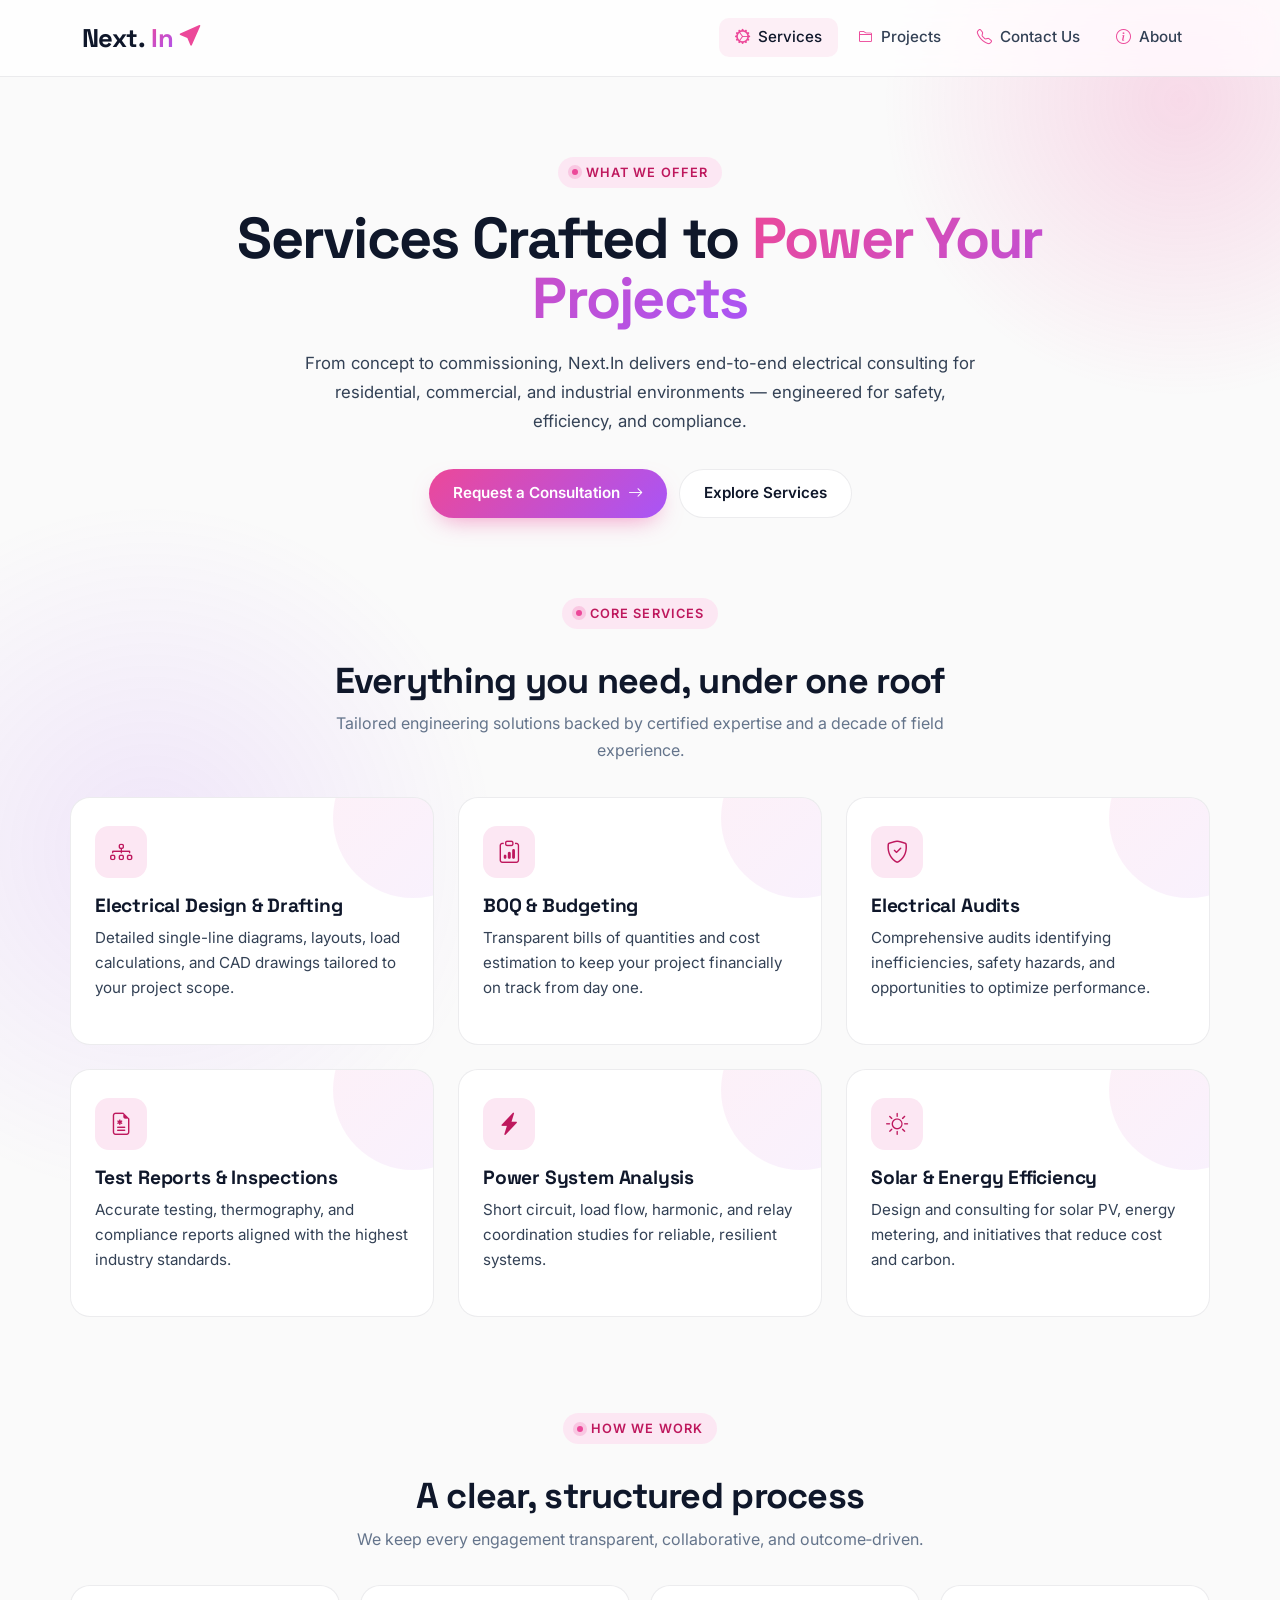
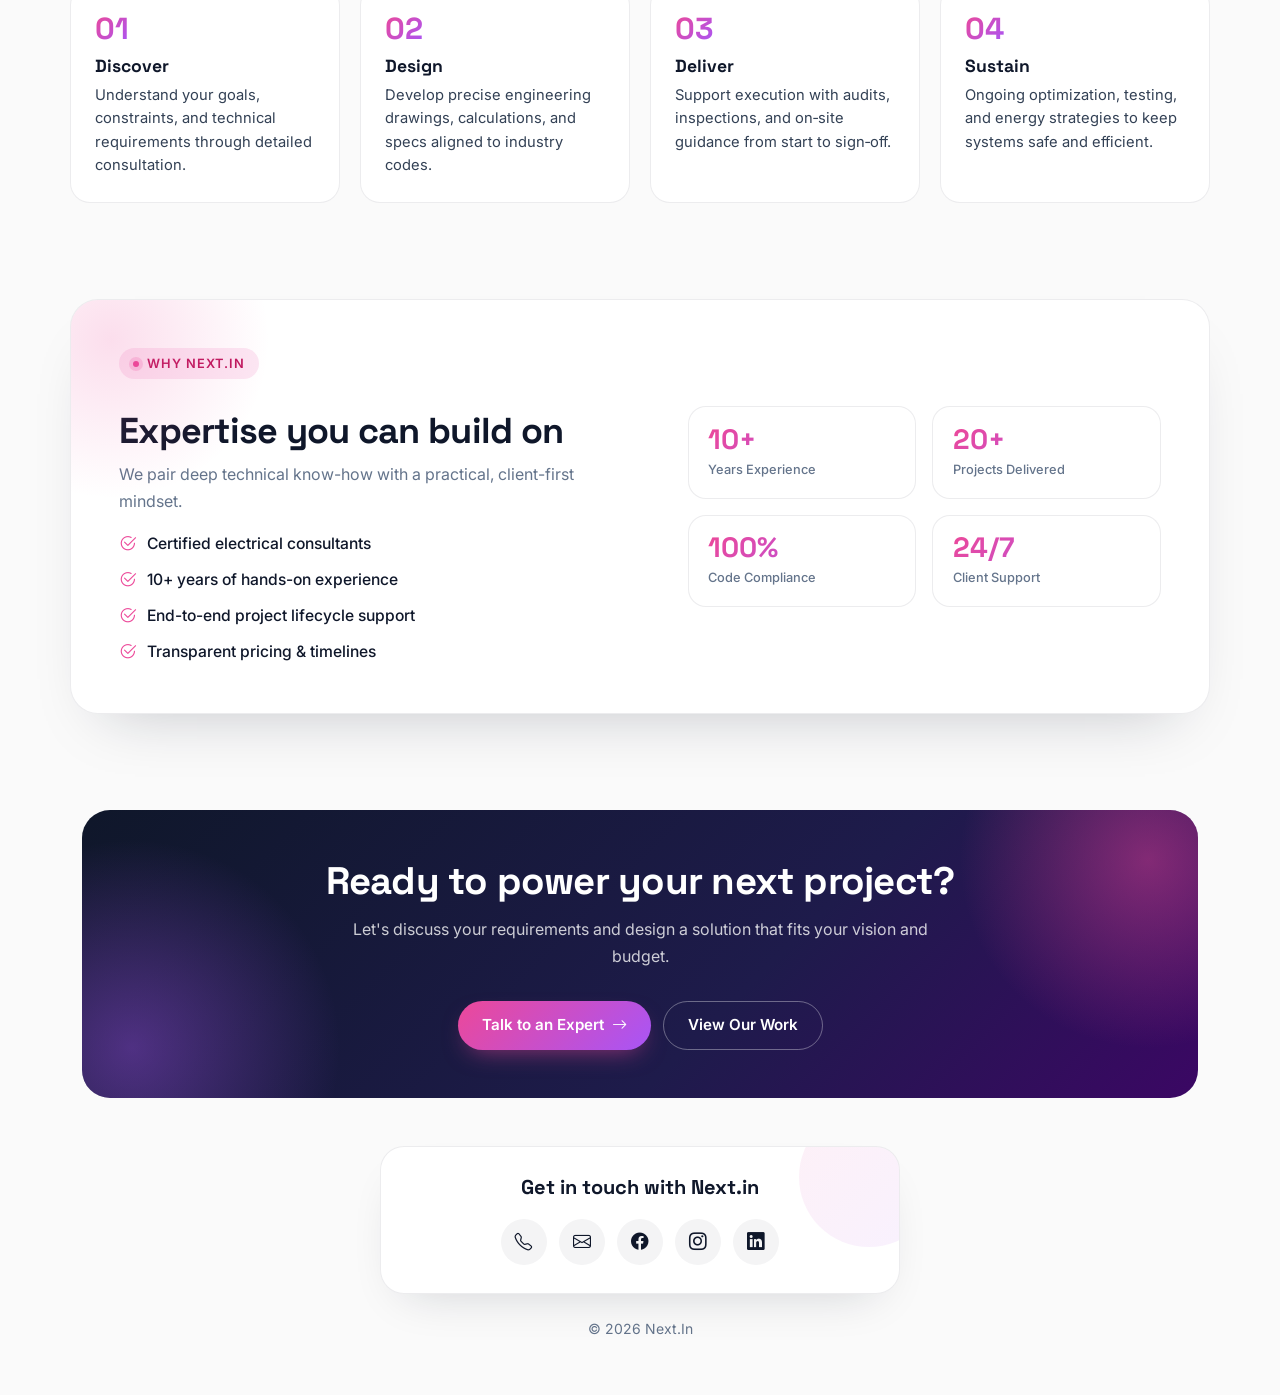
<file: services/index.html>
<!DOCTYPE html>
<html lang="en">

<head>
    <meta charset="UTF-8">
    <meta name="viewport" content="width=device-width, initial-scale=1.0">
    <title>Services — Next.In</title>
    <link href="https://cdn.jsdelivr.net/npm/bootstrap@5.3.6/dist/css/bootstrap.min.css" rel="stylesheet"
        integrity="sha384-4Q6Gf2aSP4eDXB8Miphtr37CMZZQ5oXLH2yaXMJ2w8e2ZtHTl7GptT4jmndRuHDT" crossorigin="anonymous">
    <link rel="stylesheet" href="https://cdn.jsdelivr.net/npm/bootstrap-icons@1.13.1/font/bootstrap-icons.min.css">
    <link rel="preconnect" href="https://fonts.googleapis.com">
    <link rel="preconnect" href="https://fonts.gstatic.com" crossorigin>
    <link
        href="https://fonts.googleapis.com/css2?family=Inter:wght@300;400;500;600;700;800&family=Space+Grotesk:wght@500;600;700&display=swap"
        rel="stylesheet">
    <link rel="stylesheet" href="../style.css">
</head>

<body>
    <header class="px-lg-4 site-header">
        <nav class="navbar navbar-expand-lg bg-body-white">
            <div class="container">
                <a class="navbar-brand fs-2" href="../">Next.<span id="diff">In</span>
                    <svg xmlns="http://www.w3.org/2000/svg" width="24" height="24" fill="currentColor"
                        class="mb-2 bi bi-cursor-fill" viewBox="0 0 16 16">
                        <path
                            d="M14.082 2.182a.5.5 0 0 1 .103.557L8.528 15.467a.5.5 0 0 1-.917-.007L5.57 10.694.803 8.652a.5.5 0 0 1-.006-.916l12.728-5.657a.5.5 0 0 1 .556.103z" />
                    </svg>
                </a>
                <button class="navbar-toggler" type="button" data-bs-toggle="offcanvas"
                    data-bs-target="#offcanvasNavbar" aria-controls="offcanvasNavbar" aria-label="Toggle navigation">
                    <span class="navbar-toggler-icon"></span>
                </button>
                <div class="offcanvas offcanvas-end" tabindex="-1" id="offcanvasNavbar"
                    aria-labelledby="offcanvasNavbarLabel">
                    <div class="offcanvas-header">
                        <h5 class="offcanvas-title" id="offcanvasNavbarLabel">Next.In</h5>
                        <button type="button" class="btn-close" data-bs-dismiss="offcanvas" aria-label="Close"></button>
                    </div>
                    <div class="offcanvas-body">
                        <ul class="navbar-nav ms-auto mb-2 mb-lg-0 gap-lg-1">
                            <li class="nav-item"><a class="nav-link active" href="./"><i
                                        class="bi bi-gear-wide-connected"></i> Services</a></li>
                            <li class="nav-item"><a class="nav-link" href="../projects/"><i class="bi bi-folder2"></i>
                                    Projects</a></li>
                            <li class="nav-item"><a class="nav-link" href="../contact/"><i class="bi bi-telephone"></i>
                                    Contact Us</a></li>
                            <li class="nav-item"><a class="nav-link" href="../about/"><i class="bi bi-info-circle"></i>
                                    About</a></li>
                        </ul>
                    </div>
                </div>
            </div>
        </nav>
    </header>

    <main>
        <!-- PAGE HERO -->
        <section class="container services-hero">
            <div class="services-hero-inner rise">
                <span class="eyebrow"><span class="dot"></span> What We Offer</span>
                <h1 class="hero-title">
                    Services Crafted to <span class="text-custom-gradient">Power Your Projects</span>
                </h1>
                <p class="services-lead">
                    From concept to commissioning, Next.In delivers end-to-end electrical consulting
                    for residential, commercial, and industrial environments — engineered for safety,
                    efficiency, and compliance.
                </p>
                <div class="cta-row">
                    <a class="btn-modern btn-primary-modern" href="../contact/">
                        Request a Consultation <i class="bi bi-arrow-right"></i>
                    </a>
                    <a class="btn-modern btn-ghost-modern" href="#services-grid">
                        Explore Services
                    </a>
                </div>
            </div>
        </section>

        <!-- SERVICES GRID -->
        <section class="container services-section" id="services-grid">
            <div class="section-head rise-2">
                <span class="eyebrow"><span class="dot"></span> Core Services</span>
                <h2 class="section-title">Everything you need, under one roof</h2>
                <p class="section-sub">Tailored engineering solutions backed by certified expertise and a decade of
                    field experience.</p>
            </div>

            <div class="services-grid">
                <article class="service-card rise-2">
                    <div class="service-icon"><i class="bi bi-diagram-3"></i></div>
                    <h3>Electrical Design & Drafting</h3>
                    <p>Detailed single-line diagrams, layouts, load calculations, and CAD drawings tailored to your
                        project scope.</p>
                </article>

                <article class="service-card rise-2">
                    <div class="service-icon"><i class="bi bi-clipboard-data"></i></div>
                    <h3>BOQ & Budgeting</h3>
                    <p>Transparent bills of quantities and cost estimation to keep your project financially on track
                        from day one.</p>
                </article>

                <article class="service-card rise-3">
                    <div class="service-icon"><i class="bi bi-shield-check"></i></div>
                    <h3>Electrical Audits</h3>
                    <p>Comprehensive audits identifying inefficiencies, safety hazards, and opportunities to optimize
                        performance.</p>
                </article>

                <article class="service-card rise-3">
                    <div class="service-icon"><i class="bi bi-file-earmark-medical"></i></div>
                    <h3>Test Reports & Inspections</h3>
                    <p>Accurate testing, thermography, and compliance reports aligned with the highest industry
                        standards.</p>
                </article>

                <article class="service-card rise-4">
                    <div class="service-icon"><i class="bi bi-lightning-charge-fill"></i></div>
                    <h3>Power System Analysis</h3>
                    <p>Short circuit, load flow, harmonic, and relay coordination studies for reliable, resilient
                        systems.</p>
                </article>

                <article class="service-card rise-4">
                    <div class="service-icon"><i class="bi bi-sun"></i></div>
                    <h3>Solar & Energy Efficiency</h3>
                    <p>Design and consulting for solar PV, energy metering, and initiatives that reduce cost and carbon.
                    </p>
                </article>
            </div>
        </section>

        <!-- PROCESS TIMELINE -->
        <section class="container process-section">
            <div class="section-head rise-3">
                <span class="eyebrow"><span class="dot"></span> How We Work</span>
                <h2 class="section-title">A clear, structured process</h2>
                <p class="section-sub">We keep every engagement transparent, collaborative, and outcome‑driven.</p>
            </div>

            <div class="process-grid">
                <div class="process-step rise-3">
                    <span class="step-num">01</span>
                    <h4>Discover</h4>
                    <p>Understand your goals, constraints, and technical requirements through detailed consultation.</p>
                </div>
                <div class="process-step rise-3">
                    <span class="step-num">02</span>
                    <h4>Design</h4>
                    <p>Develop precise engineering drawings, calculations, and specs aligned to industry codes.</p>
                </div>
                <div class="process-step rise-4">
                    <span class="step-num">03</span>
                    <h4>Deliver</h4>
                    <p>Support execution with audits, inspections, and on‑site guidance from start to sign‑off.</p>
                </div>
                <div class="process-step rise-4">
                    <span class="step-num">04</span>
                    <h4>Sustain</h4>
                    <p>Ongoing optimization, testing, and energy strategies to keep systems safe and efficient.</p>
                </div>
            </div>
        </section>

        <!-- WHY US -->
        <section class="container why-section">
            <div class="why-card rise-4">
                <div class="why-left">
                    <span class="eyebrow"><span class="dot"></span> Why Next.In</span>
                    <h2 class="section-title">Expertise you can build on</h2>
                    <p class="section-sub">We pair deep technical know-how with a practical, client-first mindset.</p>
                    <ul class="why-list">
                        <li><i class="bi bi-check2-circle"></i> Certified electrical consultants</li>
                        <li><i class="bi bi-check2-circle"></i> 10+ years of hands-on experience</li>
                        <li><i class="bi bi-check2-circle"></i> End-to-end project lifecycle support</li>
                        <li><i class="bi bi-check2-circle"></i> Transparent pricing & timelines</li>
                    </ul>
                </div>
                <div class="why-right">
                    <div class="mini-stat">
                        <span class="stat-number">10+</span>
                        <span class="stat-label">Years Experience</span>
                    </div>
                    <div class="mini-stat">
                        <span class="stat-number">20+</span>
                        <span class="stat-label">Projects Delivered</span>
                    </div>
                    <div class="mini-stat">
                        <span class="stat-number">100%</span>
                        <span class="stat-label">Code Compliance</span>
                    </div>
                    <div class="mini-stat">
                        <span class="stat-number">24/7</span>
                        <span class="stat-label">Client Support</span>
                    </div>
                </div>
            </div>
        </section>

        <!-- CTA BANNER -->
        <section class="cta-section">
            <div class="container">
                <div class="cta-banner rise-5">
                    <h2>Ready to power your next project?</h2>
                    <p>Let's discuss your requirements and design a solution that fits your vision and budget.</p>
                    <div class="cta-row justify-content-center">
                        <a class="btn-modern btn-primary-modern" href="../contact/">
                            Talk to an Expert <i class="bi bi-arrow-right"></i>
                        </a>
                        <a class="btn-modern btn-ghost-modern" href="../projects/">
                            View Our Work
                        </a>
                    </div>
                </div>
            </div>
        </section>
    </main>

    <footer class="bd-footer">
        <div class="container text-center">
            <div class="contact-card rise-5">
                <h5>Get in touch with Next.in</h5>
                <ul class="social-list">
                    <li><a href="tel:+919769475889" aria-label="Phone"><i class="bi bi-telephone"></i></a></li>
                    <li><a href="mailto:nextinconsultant@outlook.com" aria-label="Email"><i
                                class="bi bi-envelope"></i></a></li>
                    <li><a href="https://www.instagram.com/mr.ashraf09/" aria-label="Facebook"><i
                                class="bi bi-facebook"></i></a></li>
                    <li><a href="https://www.instagram.com/next_in_interior_ai_consultant/" aria-label="Instagram"><i
                                class="bi bi-instagram"></i></a></li>
                    <li><a href="https://www.instagram.com/in/nextin/" aria-label="LinkedIn"><i
                                class="bi bi-linkedin"></i></a></li>
                </ul>
            </div>
            <p class="copyright">&copy; 2026 Next.In</p>
        </div>
    </footer>

    <script src="https://cdn.jsdelivr.net/npm/bootstrap@5.3.6/dist/js/bootstrap.bundle.min.js"
        integrity="sha384-j1CDi7MgGQ12Z7Qab0qlWQ/Qqz24Gc6BM0thvEMVjHnfYGF0rmFCozFSxQBxwHKO"
        crossorigin="anonymous"></script>
</body>

</html>
</file>
<file: style.css>
:root {
    --primary-custom-color: #DE89BE;
    --secondary-custom-color: #C297b8;
    --tertiary-custom-color: #40434E;
    --accent: #ec4899;
    --accent-2: #a855f7;
    --accent-soft: #fce7f3;
    --ink: #0f172a;
    --ink-2: #334155;
    --muted: #64748b;
    --bg: #fafafa;
    --card: #ffffff;
    --border: rgba(15, 23, 42, 0.08);
    --gradient: linear-gradient(135deg, #ec4899 0%, #a855f7 100%);
}

* {
    box-sizing: border-box;
}

html {
    background: var(--bg);
}

body {
    font-family: 'Inter', system-ui, -apple-system, sans-serif;
    color: var(--ink);
    -webkit-font-smoothing: antialiased;
    scroll-behavior: smooth;
    background: transparent;
    /* ← let blobs show through */
}

/* Decorative background blobs */
body::before {
    content: "";
    position: fixed;
    top: -200px;
    right: -200px;
    width: 600px;
    height: 600px;
    background: radial-gradient(circle, rgba(236, 72, 153, 0.18) 0%, transparent 70%);
    border-radius: 50%;
    z-index: -1;
    pointer-events: none;
}

body::after {
    content: "";
    position: fixed;
    bottom: -300px;
    left: -200px;
    width: 700px;
    height: 700px;
    background: radial-gradient(circle, rgba(168, 85, 247, 0.12) 0%, transparent 70%);
    border-radius: 50%;
    z-index: -1;
    pointer-events: none;
}

.site-header {
    position: sticky;
    top: 0;
    z-index: 1000;
    backdrop-filter: saturate(180%) blur(16px);
    -webkit-backdrop-filter: saturate(180%) blur(16px);
    background: rgba(255, 255, 255, 0.72);
    border-bottom: 1px solid var(--border);
}

@media (max-width: 991.98px) {
    .site-header {
        backdrop-filter: none !important;
        position: unset !important
    }
}

.navbar {
    padding: 0.85rem 0;
}

.navbar-brand {
    font-family: 'Space Grotesk', sans-serif;
    font-weight: 700;
    font-size: 1.6rem !important;
    letter-spacing: -0.02em;
    color: var(--ink);
    display: flex;
    align-items: center;
    gap: 6px;
}

.navbar-brand #diff {
    background: var(--gradient);
    -webkit-background-clip: text;
    background-clip: text;
    color: transparent;
}

.navbar-brand svg {
    color: var(--accent);
    transition: transform .4s ease;
}

.navbar-brand:hover svg {
    transform: rotate(20deg) translateX(2px);
}

.navbar-nav .nav-link {
    color: var(--ink-2) !important;
    font-weight: 500;
    font-size: 0.95rem;
    padding: 0.5rem 1rem !important;
    border-radius: 10px;
    transition: all .25s ease;
    position: relative;
}

.navbar-nav .nav-link:hover {
    color: var(--ink) !important;
    background: rgba(236, 72, 153, 0.06);
}

.navbar-nav .nav-link i {
    color: var(--accent);
    margin-right: 4px;
}

.hero {
    padding-top: 2rem;
    padding-bottom: 2rem;
}

@media (min-width: 991.98px) {
    .hero {
        padding: 4rem 0 2rem;
    }
}

.eyebrow {
    display: inline-flex;
    align-items: center;
    gap: 8px;
    font-size: 0.8rem;
    font-weight: 600;
    letter-spacing: 0.08em;
    text-transform: uppercase;
    padding: 6px 14px;
    background: var(--accent-soft);
    color: #be185d;
    border-radius: 999px;
    margin-bottom: 1.25rem;
}

.eyebrow .dot {
    width: 6px;
    height: 6px;
    border-radius: 50%;
    background: var(--accent);
    box-shadow: 0 0 0 4px rgba(236, 72, 153, 0.2);
}

h1.hero-title {
    font-family: 'Space Grotesk', sans-serif;
    font-weight: 700;
    font-size: clamp(1.7rem, 5vw, 3.6rem);
    line-height: 1.05;
    letter-spacing: -0.03em;
    margin-bottom: 1.25rem;
}

.text-custom-gradient {
    background: var(--gradient);
    -webkit-background-clip: text;
    background-clip: text;
    color: transparent;
}

.lead-heading {
    font-size: 1.1rem;
    font-weight: 600;
    color: var(--ink);
    margin-bottom: 1rem;
}

@media (max-width: 991.98px) {
    .lead-heading {
        margin-top: 1rem;
    }
}

.hero p {
    color: var(--ink-2);
    font-size: 1rem;
    line-height: 1.7;
}

/* Hero image */
.hero-image-wrap {
    position: relative;
    border-radius: 24px;
    overflow: hidden;
    box-shadow:
        0 30px 60px -20px rgba(15, 23, 42, 0.25),
        0 18px 30px -18px rgba(168, 85, 247, 0.25);
    transform: translateZ(0);
}

.hero-image-wrap::after {
    content: "";
    position: absolute;
    inset: 0;
    background: linear-gradient(180deg, transparent 60%, rgba(236, 72, 153, 0.08));
    pointer-events: none;
}

.hero-image-wrap img {
    width: 100%;
    height: 100%;
    object-fit: cover;
    display: block;
    transition: transform 1.2s ease;
}

.hero-image-wrap:hover img {
    transform: scale(1.04);
}

.image-badge {
    position: absolute;
    bottom: 20px;
    left: 20px;
    right: 20px;
    display: flex;
    justify-content: space-between;
    gap: 12px;
    z-index: 2;
}

.image-chip {
    background: rgba(255, 255, 255, 0.92);
    backdrop-filter: blur(8px);
    padding: 10px 14px;
    border-radius: 12px;
    font-size: 0.78rem;
    font-weight: 600;
    color: var(--ink);
    box-shadow: 0 8px 20px rgba(15, 23, 42, 0.12);
    display: flex;
    align-items: center;
    gap: 8px;
}

.image-chip i {
    color: var(--accent);
    font-size: 1rem;
}

/* Stats */
.stats-row {
    margin-top: 1rem;
    display: grid;
    grid-template-columns: repeat(2, minmax(0, 1fr));
    gap: 1rem;
    max-width: 420px;
}

.stat-card {
    padding: 1.25rem 1.25rem;
    background: var(--card);
    border: 1px solid var(--border);
    border-radius: 16px;
    transition: transform .3s ease, box-shadow .3s ease, border-color .3s ease;
}

.stat-card:hover {
    transform: translateY(-4px);
    box-shadow: 0 20px 40px -20px rgba(236, 72, 153, 0.25);
    border-color: rgba(236, 72, 153, 0.3);
}

.stat-number {
    font-family: 'Space Grotesk', sans-serif;
    font-size: 2.2rem;
    font-weight: 700;
    line-height: 1;
    background: var(--gradient);
    -webkit-background-clip: text;
    background-clip: text;
    color: transparent;
    display: block;
    margin-bottom: 0.3rem;
}

.stat-label {
    font-size: 0.85rem;
    color: var(--muted);
    font-weight: 500;
}

/* CTA button */
.cta-row {
    margin-top: 2rem;
    display: flex;
    gap: 0.75rem;
    flex-wrap: wrap;
}

.btn-modern {
    padding: 0.75rem 1.5rem;
    border-radius: 999px;
    font-weight: 600;
    font-size: 0.95rem;
    border: none;
    transition: all .25s ease;
    display: inline-flex;
    align-items: center;
    gap: 8px;
    text-decoration: none;
}

.btn-primary-modern {
    background: var(--gradient);
    color: #fff;
    box-shadow: 0 10px 25px -10px rgba(236, 72, 153, 0.6);
}

.btn-primary-modern:hover {
    transform: translateY(-2px);
    box-shadow: 0 15px 30px -10px rgba(236, 72, 153, 0.7);
    color: #fff;
}

.btn-ghost-modern {
    background: #fff;
    color: var(--ink);
    border: 1px solid var(--border);
}

.btn-ghost-modern:hover {
    border-color: var(--ink);
    color: var(--ink);
    transform: translateY(-2px);
}

/* Footer / contact card */
.bd-footer {
    margin-top: 0rem;
    padding: 2rem 0 2.5rem;
}

.contact-card {
    max-width: 520px;
    margin: 0 auto;
    background: #fff;
    border: 1px solid var(--border);
    border-radius: 24px;
    padding: 1.75rem 1.5rem;
    box-shadow: 0 20px 50px -25px rgba(15, 23, 42, 0.2);
    position: relative;
    overflow: hidden;
}

.contact-card::before {
    content: "";
    position: absolute;
    top: -40px;
    right: -40px;
    width: 140px;
    height: 140px;
    background: var(--gradient);
    opacity: 0.08;
    border-radius: 50%;
}

.contact-card h5 {
    font-family: 'Space Grotesk', sans-serif;
    font-weight: 700;
    font-size: 1.25rem;
    margin-bottom: 1.25rem;
    color: var(--ink);
}

.social-list {
    list-style: none;
    padding: 0;
    margin: 0;
    display: flex;
    justify-content: center;
    gap: 12px;
    flex-wrap: wrap;
}

.social-list a {
    width: 46px;
    height: 46px;
    display: inline-flex;
    align-items: center;
    justify-content: center;
    border-radius: 50%;
    background: #f4f4f5;
    color: var(--ink);
    text-decoration: none;
    font-size: 1.1rem;
    transition: all .3s ease;
}

.social-list a:hover {
    background: var(--gradient);
    color: #fff;
    transform: translateY(-3px) scale(1.05);
    box-shadow: 0 10px 20px -8px rgba(236, 72, 153, 0.5);
}

.copyright {
    color: var(--muted);
    font-size: 0.875rem;
    margin-top: 1.5rem;
}

/* Grid layout */
#cssgrid {
    display: grid;
    gap: 0rem;
    align-items: center;
}

@media screen and (min-width: 992px) {
    #cssgrid {
        grid-template-columns: 7fr 5fr;
        gap: 3.5rem;
    }

    #cssgrid h1 {
        grid-column: 1;
        grid-row: 1;
    }

    #second {
        grid-column: 2;
        grid-row: 1 / 3;
        height: 100%;
        min-height: 520px;
    }

    #third {
        grid-column: 1;
        grid-row: 2;
    }
}

/* Offcanvas */
.offcanvas {
    border-radius: 20px 0 0 20px;
}

.offcanvas-title {
    font-family: 'Space Grotesk', sans-serif;
    font-weight: 700;
}

/* Subtle fade-in */
@keyframes rise {
    from {
        opacity: 0;
        transform: translateY(18px);
    }

    to {
        opacity: 1;
        transform: translateY(0);
    }
}

.rise {
    animation: rise .8s ease both;
}

.rise-2 {
    animation: rise .8s .1s ease both;
}

.rise-3 {
    animation: rise .8s .2s ease both;
}

.rise-4 {
    animation: rise .8s .3s ease both;
}

.rise-5 {
    animation: rise .8s .4s ease both;
}

.text-custom-primary {
    color: var(--primary-custom-color);
}

.text-custom-secondary {
    color: var(--secondary-custom-color);
}

.text-custom-tertiary {
    color: var(--tertiary-custom-color);
}

.bg-custom-primary {
    background-color: var(--primary-custom-color);
}

.bg-custom-secondary {
    background-color: var(--secondary-custom-color);
}

.bg-custom-tertiary {
    background-color: var(--tertiary-custom-color);
}

.border-custom-primary {
    border-color: var(--primary-custom-color);
}

.border-custom-secondary {
    border-color: var(--secondary-custom-color);
}

.border-custom-tertiary {
    border-color: var(--tertiary-custom-color);
}

.border-dashed {
    border-style: dashed;
}

.border-custom-bottom {
    border-top-style: none !important;
    border-right-style: none !important;
    border-left-style: none !important;
}

/* ============================================================
                                                                                                                                                                                                                                                                                                                                                                                                                                                                                                                                                                                                                                                                                                                                                                                                                                                                                                                                                                                                                                                                                                                                                                           SERVICES PAGE — modern additions
                                                                                                                                                                                                                                                                                                                                                                                                                                                                                                                                                                                                                                                                                                                                                                                                                                                                                                                                                                                                                                                                                                                                                                              ============================================================ */

/* Page hero */
.services-hero {
    padding: 3rem 0 1.5rem;
    text-align: center;
}

@media (min-width: 992px) {
    .services-hero {
        padding: 5rem 0 2rem;
    }
}

.services-hero-inner {
    max-width: 820px;
    margin: 0 auto;
}

.services-lead {
    color: var(--ink-2);
    font-size: 1.05rem;
    line-height: 1.75;
    max-width: 680px;
    margin: 0.5rem auto 1.75rem;
}

.services-hero .cta-row {
    justify-content: center;
}

/* Section head */
.section-head {
    text-align: center;
    max-width: 720px;
    margin: 0 auto 2.5rem;
}

.section-title {
    font-family: 'Space Grotesk', sans-serif;
    font-weight: 700;
    font-size: clamp(1.6rem, 3.5vw, 2.4rem);
    line-height: 1.15;
    letter-spacing: -0.02em;
    color: var(--ink);
    margin: 0.75rem 0 0.75rem;
}

.section-sub {
    color: var(--muted);
    font-size: 1rem;
    line-height: 1.7;
    margin: 0;
}

/* Services grid */
.services-section {
    padding: 3rem 0;
}

.services-grid {
    display: grid;
    grid-template-columns: 1fr;
    gap: 1.25rem;
}

@media (min-width: 640px) {
    .services-grid {
        grid-template-columns: repeat(2, 1fr);
    }
}

@media (min-width: 992px) {
    .services-grid {
        grid-template-columns: repeat(3, 1fr);
        gap: 1.5rem;
    }
}

.service-card {
    position: relative;
    background: var(--card);
    border: 1px solid var(--border);
    border-radius: 20px;
    padding: 1.75rem 1.5rem;
    transition: transform .35s ease, box-shadow .35s ease, border-color .35s ease;
    overflow: hidden;
    isolation: isolate;
}

.service-card::before {
    content: "";
    position: absolute;
    inset: 0;
    background: var(--gradient);
    opacity: 0;
    transition: opacity .35s ease;
    z-index: -1;
}

.service-card::after {
    content: "";
    position: absolute;
    top: -60px;
    right: -60px;
    width: 160px;
    height: 160px;
    background: var(--gradient);
    opacity: 0.08;
    border-radius: 50%;
    transition: transform .6s ease, opacity .35s ease;
    z-index: -1;
}

.service-card:hover {
    transform: translateY(-6px);
    border-color: rgba(236, 72, 153, 0.35);
    box-shadow: 0 25px 55px -25px rgba(236, 72, 153, 0.35);
}

.service-card:hover::after {
    transform: scale(1.25);
    opacity: 0.14;
}

.service-icon {
    width: 52px;
    height: 52px;
    border-radius: 14px;
    display: inline-flex;
    align-items: center;
    justify-content: center;
    background: var(--accent-soft);
    color: #be185d;
    font-size: 1.4rem;
    margin-bottom: 1rem;
    transition: all .35s ease;
}

.service-card:hover .service-icon {
    background: var(--gradient);
    color: #fff;
    transform: rotate(-6deg) scale(1.05);
    box-shadow: 0 12px 24px -12px rgba(236, 72, 153, 0.55);
}

.service-card h3 {
    font-family: 'Space Grotesk', sans-serif;
    font-size: 1.2rem;
    font-weight: 700;
    color: var(--ink);
    margin: 0 0 0.5rem;
    letter-spacing: -0.01em;
}

.service-card p {
    color: var(--ink-2);
    font-size: 0.95rem;
    line-height: 1.65;
    margin-bottom: 1rem;
}

.service-link {
    display: inline-flex;
    align-items: center;
    gap: 6px;
    font-size: 0.9rem;
    font-weight: 600;
    color: var(--accent);
    transition: gap .25s ease, color .25s ease;
}

.service-card:hover .service-link {
    gap: 10px;
    color: #be185d;
}

/* Process */
.process-section {
    padding: 3rem 0;
}

.process-grid {
    display: grid;
    grid-template-columns: 1fr;
    gap: 1.25rem;
    position: relative;
}

@media (min-width: 640px) {
    .process-grid {
        grid-template-columns: repeat(2, 1fr);
    }
}

@media (min-width: 992px) {
    .process-grid {
        grid-template-columns: repeat(4, 1fr);
    }
}

.process-step {
    position: relative;
    background: var(--card);
    border: 1px solid var(--border);
    border-radius: 20px;
    padding: 1.75rem 1.5rem 1.5rem;
    transition: transform .3s ease, box-shadow .3s ease;
}

.process-step:hover {
    transform: translateY(-4px);
    box-shadow: 0 20px 40px -20px rgba(168, 85, 247, 0.3);
}

.step-num {
    display: inline-block;
    font-family: 'Space Grotesk', sans-serif;
    font-size: 1.9rem;
    font-weight: 700;
    background: var(--gradient);
    -webkit-background-clip: text;
    background-clip: text;
    color: transparent;
    line-height: 1;
    margin-bottom: 0.75rem;
}

.process-step h4 {
    font-family: 'Space Grotesk', sans-serif;
    font-size: 1.1rem;
    font-weight: 700;
    color: var(--ink);
    margin: 0 0 0.4rem;
}

.process-step p {
    color: var(--ink-2);
    font-size: 0.92rem;
    line-height: 1.6;
    margin: 0;
}

/* Why Us */
.why-section {
    padding: 3rem 0;
}

.why-card {
    background: var(--card);
    border: 1px solid var(--border);
    border-radius: 28px;
    padding: 2rem;
    display: grid;
    grid-template-columns: 1fr;
    gap: 2rem;
    align-items: center;
    position: relative;
    overflow: hidden;
    box-shadow: 0 30px 60px -35px rgba(15, 23, 42, 0.25);
}

.why-card::before {
    content: "";
    position: absolute;
    top: -120px;
    left: -120px;
    width: 320px;
    height: 320px;
    background: radial-gradient(circle, rgba(236, 72, 153, 0.18), transparent 70%);
    border-radius: 50%;
    pointer-events: none;
}

@media (min-width: 992px) {
    .why-card {
        grid-template-columns: 1.1fr 1fr;
        padding: 3rem;
        gap: 3rem;
    }
}

.why-left .section-title,
.why-left .section-sub {
    text-align: left;
}

.why-left .section-head {
    margin: 0 0 1rem;
}

.why-list {
    list-style: none;
    padding: 0;
    margin: 1rem 0 0;
    display: grid;
    gap: 0.6rem;
}

.why-list li {
    display: flex;
    align-items: center;
    gap: 10px;
    color: var(--ink);
    font-weight: 500;
    font-size: 0.98rem;
}

.why-list li i {
    color: var(--accent);
    font-size: 1.1rem;
}

.why-right {
    display: grid;
    grid-template-columns: repeat(2, 1fr);
    gap: 1rem;
    position: relative;
}

.mini-stat {
    background: #fff;
    border: 1px solid var(--border);
    border-radius: 18px;
    padding: 1.1rem 1.2rem;
    transition: transform .3s ease, border-color .3s ease, box-shadow .3s ease;
}

.mini-stat:hover {
    transform: translateY(-4px);
    border-color: rgba(236, 72, 153, 0.35);
    box-shadow: 0 18px 40px -22px rgba(236, 72, 153, 0.35);
}

.mini-stat .stat-number {
    font-size: 1.75rem;
    margin-bottom: 0.2rem;
}

.mini-stat .stat-label {
    font-size: 0.8rem;
}

/* CTA banner */
.cta-section {
    padding: 3rem 0 1rem;
}

.cta-banner {
    position: relative;
    text-align: center;
    padding: 3rem 1.5rem;
    border-radius: 28px;
    background: linear-gradient(135deg, #0f172a 0%, #1e1b4b 60%, #3b0764 100%);
    color: #fff;
    overflow: hidden;
    isolation: isolate;
}

.cta-banner::before {
    content: "";
    position: absolute;
    top: -140px;
    right: -140px;
    width: 380px;
    height: 380px;
    background: radial-gradient(circle, rgba(236, 72, 153, 0.45), transparent 70%);
    border-radius: 50%;
    z-index: -1;
}

.cta-banner::after {
    content: "";
    position: absolute;
    bottom: -160px;
    left: -160px;
    width: 420px;
    height: 420px;
    background: radial-gradient(circle, rgba(168, 85, 247, 0.4), transparent 70%);
    border-radius: 50%;
    z-index: -1;
}

.cta-banner h2 {
    font-family: 'Space Grotesk', sans-serif;
    font-weight: 700;
    font-size: clamp(1.6rem, 3.5vw, 2.4rem);
    letter-spacing: -0.02em;
    margin: 0 0 0.75rem;
}

.cta-banner p {
    color: rgba(255, 255, 255, 0.78);
    max-width: 580px;
    margin: 0 auto 1.5rem;
    line-height: 1.65;
}

.cta-banner .btn-ghost-modern {
    background: transparent;
    color: #fff;
    border-color: rgba(255, 255, 255, 0.35);
}

.cta-banner .btn-ghost-modern:hover {
    border-color: #fff;
    color: #fff;
    background: rgba(255, 255, 255, 0.06);
}

/* Active nav link */
.navbar-nav .nav-link.active {
    color: var(--ink) !important;
    background: rgba(236, 72, 153, 0.08);
}


/* ============================================================
                                                                                                                                                                                                                                                                                                                                                                                                                                                                                                                                                                                                                                                                                                                                                                                                                                                                                                                                                                                                                                                                                                                                                                                                                                                                                                                                                                                                                                                                                                                                                                                                                                                                                                                                                                                                                                                                                                                                                                                                                                                                           PROJECTS PAGE — custom styles
                                                                                                                                                                                                                                                                                                                                                                                                                                                                                                                                                                                                                                                                                                                                                                                                                                                                                                                                                                                                                                                                                                                                                                                                                                                                                                                                                                                                                                                                                                                                                                                                                                                                                                                                                                                                                                                                                                                                                                                                                                                                              ============================================================ */

/* --- Solid gradient modern button (works with .btn) --- */
.btn.btn-modern {
    display: inline-flex;
    align-items: center;
    gap: 8px;
    padding: 0.85rem 1.6rem;
    font-weight: 600;
    font-size: 0.95rem;
    color: #fff;
    background: var(--gradient);
    border: none;
    border-radius: 999px;
    box-shadow: 0 14px 30px -12px rgba(236, 72, 153, 0.55);
    transition: transform .25s ease, box-shadow .25s ease, filter .25s ease, color .25s ease;
    text-decoration: none;
}

.btn.btn-modern:hover {
    transform: translateY(-2px);
    color: #fff;
    filter: brightness(1.05);
    box-shadow: 0 18px 36px -10px rgba(236, 72, 153, 0.6);
}

.btn.btn-modern i {
    font-size: 1rem;
}

/* Ghost button (outline style) */
.btn-ghost {
    display: inline-flex;
    align-items: center;
    gap: 8px;
    padding: 0.85rem 1.5rem;
    font-weight: 600;
    font-size: 0.95rem;
    color: var(--ink);
    background: rgba(255, 255, 255, 0.6);
    border: 1px solid var(--border);
    border-radius: 999px;
    backdrop-filter: blur(8px);
    -webkit-backdrop-filter: blur(8px);
    transition: transform .25s ease, border-color .25s ease, background .25s ease, color .25s ease;
    text-decoration: none;
}

.btn-ghost:hover {
    transform: translateY(-2px);
    border-color: var(--ink);
    color: var(--ink);
    background: #fff;
}

.btn-ghost.btn-ghost-light {
    color: #fff;
    background: rgba(255, 255, 255, 0.08);
    border-color: rgba(255, 255, 255, 0.28);
}

.btn-ghost.btn-ghost-light:hover {
    color: #fff;
    background: rgba(255, 255, 255, 0.14);
    border-color: #fff;
}

/* ------------------------------------------------------------
                                                                                                                                                                                                                                                                                                                                                                                                                                                                                                                                                                                                                                                                                                                                                                                                                                                                                                                                                                                                                                                                                                                                                                                                                                                                                                                                                                                                                                                                                                                                                                                                                                                                                                                                                                                                                                                                                                                                                                                                                                                                                                                                                                                                                                                     HERO v2 — editorial split layout with glow + grid
                                                                                                                                                                                                                                                                                                                                                                                                                                                                                                                                                                                                                                                                                                                                                                                                                                                                                                                                                                                                                                                                                                                                                                                                                                                                                                                                                                                                                                                                                                                                                                                                                                                                                                                                                                                                                                                                                                                                                                                                                                                                                                                                                                                                                                                        ------------------------------------------------------------ */
.projects-hero-v2 {
    position: relative;
    padding: 4rem 0 3.5rem;
    overflow: hidden;
    isolation: isolate;
}

@media (min-width: 992px) {
    .projects-hero-v2 {
        padding: 6rem 0 5rem;
    }
}

/* Subtle dotted / line grid */
.hero-bg-grid {
    position: absolute;
    inset: 0;
    background-image:
        linear-gradient(rgba(15, 23, 42, 0.045) 1px, transparent 1px),
        linear-gradient(90deg, rgba(15, 23, 42, 0.045) 1px, transparent 1px);
    background-size: 42px 42px;
    mask-image: radial-gradient(ellipse at center, #000 40%, transparent 85%);
    -webkit-mask-image: radial-gradient(ellipse at center, #000 40%, transparent 85%);
    z-index: -2;
    pointer-events: none;
}

/* Floating color blobs */
.hero-blob {
    position: absolute;
    width: 420px;
    height: 420px;
    border-radius: 50%;
    filter: blur(80px);
    opacity: 0.55;
    z-index: -1;
    pointer-events: none;
    animation: blob-float 12s ease-in-out infinite;
}

.hero-blob-1 {
    top: -120px;
    left: -80px;
    background: radial-gradient(circle, rgba(236, 72, 153, 0.55), transparent 70%);
}

.hero-blob-2 {
    bottom: -160px;
    right: -100px;
    background: radial-gradient(circle, rgba(168, 85, 247, 0.45), transparent 70%);
    animation-delay: -4s;
}

@keyframes blob-float {

    0%,
    100% {
        transform: translate3d(0, 0, 0) scale(1);
    }

    50% {
        transform: translate3d(20px, -25px, 0) scale(1.05);
    }
}

/* Title + lead */
.hero-title-v2 {
    font-family: 'Space Grotesk', sans-serif;
    font-weight: 700;
    font-size: clamp(2rem, 5.2vw, 3.8rem);
    line-height: 1.05;
    letter-spacing: -0.03em;
    color: var(--ink);
    margin: 0 0 1.25rem;
}

.projects-lead-v2 {
    color: var(--ink-2);
    font-size: 1.08rem;
    line-height: 1.75;
    max-width: 560px;
    margin: 0 0 1.75rem;
}

.hero-actions {
    display: flex;
    flex-wrap: wrap;
    gap: 12px;
    align-items: center;
}

/* Stats grid on the right */
.hero-stats {
    display: grid;
    grid-template-columns: repeat(2, 1fr);
    gap: 14px;
}

.stat-card {
    position: relative;
    padding: 1.25rem 1.1rem;
    background: rgba(255, 255, 255, 0.7);
    border: 1px solid var(--border);
    border-radius: 20px;
    backdrop-filter: blur(14px);
    -webkit-backdrop-filter: blur(14px);
    box-shadow: 0 20px 40px -28px rgba(15, 23, 42, 0.2);
    transition: transform .3s ease, border-color .3s ease, box-shadow .3s ease;
    overflow: hidden;
}

.stat-card::before {
    content: "";
    position: absolute;
    top: 0;
    left: 0;
    width: 40%;
    height: 3px;
    background: var(--gradient);
    border-radius: 999px;
}

.stat-card:hover {
    transform: translateY(-4px);
    border-color: rgba(236, 72, 153, 0.3);
    box-shadow: 0 28px 50px -24px rgba(236, 72, 153, 0.25);
}

.stat-num {
    font-family: 'Space Grotesk', sans-serif;
    font-size: clamp(1.6rem, 3.2vw, 2.2rem);
    font-weight: 700;
    line-height: 1;
    color: var(--ink);
    letter-spacing: -0.02em;
    background: var(--gradient);
    -webkit-background-clip: text;
    background-clip: text;
    -webkit-text-fill-color: transparent;
}

.stat-num span {
    font-size: 0.7em;
    margin-left: 2px;
}

.stat-label {
    margin-top: 0.5rem;
    font-size: 0.82rem;
    font-weight: 500;
    color: var(--muted);
    line-height: 1.4;
}

@media (max-width: 575.98px) {
    .hero-stats {
        grid-template-columns: 1fr 1fr;
        gap: 10px;
    }

}

.stat-card {
    padding: 1rem 0.9rem;
    border-radius: 16px;
}

/* ============================================================
   PROJECT CARDS
      ============================================================ */
.projects-section {
    padding: 1.5rem 0 3rem;
}

@media (min-width: 992px) {
    .projects-section {
        padding: 2rem 0 4rem;
    }
}

.project-card {
    position: relative;
    background: var(--card);
    border: 1px solid var(--border);
    border-radius: 22px;
    overflow: hidden;
    isolation: isolate;
    display: flex;
    flex-direction: column;
    transition: transform .4s ease, box-shadow .4s ease, border-color .4s ease;
    box-shadow: 0 1px 2px rgba(15, 23, 42, 0.04);
}

.project-card:hover {
    transform: translateY(-6px);
    border-color: rgba(236, 72, 153, 0.3);
    box-shadow:
        0 30px 60px -30px rgba(15, 23, 42, 0.25),
        0 18px 40px -25px rgba(236, 72, 153, 0.28);
}

.project-media {
    position: relative;
    aspect-ratio: 16 / 10;
    overflow: hidden;
    background: #f1f5f9;
}

.project-media img {
    width: 100%;
    height: 100%;
    object-fit: cover;
    display: block;
    transition: transform .8s ease;
}

.project-card:hover .project-media img {
    transform: scale(1.06);
}

.project-media::after {
    content: "";
    position: absolute;
    inset: 0;
    background: linear-gradient(180deg, transparent 45%, rgba(15, 23, 42, 0.55) 100%);
    opacity: 0.9;
    pointer-events: none;
    transition: opacity .4s ease;
}

.project-card:hover .project-media::after {
    opacity: 1;
}

.project-tag {
    position: absolute;
    top: 14px;
    left: 14px;
    z-index: 2;
    display: inline-flex;
    align-items: center;
    gap: 6px;
    padding: 6px 12px;
    font-size: 0.72rem;
    font-weight: 600;
    letter-spacing: 0.04em;
    text-transform: uppercase;
    color: #be185d;
    background: rgba(255, 255, 255, 0.94);
    backdrop-filter: blur(8px);
    -webkit-backdrop-filter: blur(8px);
    border-radius: 999px;
    box-shadow: 0 6px 18px -6px rgba(15, 23, 42, 0.2);
}

.project-tag i {
    font-size: 0.85rem;
    color: var(--accent);
}

.project-tag.static {
    position: static;
    display: inline-flex;
    margin-bottom: 0.25rem;
}

.project-body {
    padding: 1.4rem 1.4rem 1.5rem;
    display: flex;
    flex-direction: column;
    gap: 0.75rem;
    flex: 1;
}

.project-title {
    font-family: 'Space Grotesk', sans-serif;
    font-size: 1.12rem;
    font-weight: 700;
    line-height: 1.3;
    letter-spacing: -0.01em;
    color: var(--ink);
    margin: 0;
}

.project-location {
    display: inline-flex;
    align-items: center;
    gap: 6px;
    font-size: 0.85rem;
    font-weight: 500;
    color: var(--muted);
    margin: 0;
}

.project-location i {
    color: var(--accent);
    font-size: 0.95rem;
}

.tech-chips {
    display: flex;
    flex-wrap: wrap;
    gap: 6px;
}

.chip {
    font-size: 0.72rem;
    font-weight: 600;
    color: var(--ink-2);
    background: rgba(168, 85, 247, 0.08);
    border: 1px solid rgba(168, 85, 247, 0.15);
    padding: 4px 10px;
    border-radius: 999px;
    transition: background .25s ease, color .25s ease, border-color .25s ease;
}

.project-card:hover .chip {
    background: rgba(236, 72, 153, 0.09);
    border-color: rgba(236, 72, 153, 0.25);
}

.project-desc {
    color: var(--ink-2);
    font-size: 0.93rem;
    line-height: 1.6;
    margin: 0;
}

.project-points {
    list-style: none;
    padding: 0;
    margin: auto 0 0;
    display: grid;
    gap: 0.45rem;
    border-top: 1px dashed var(--border);
    padding-top: 0.9rem;
}

.project-points li {
    position: relative;
    padding-left: 26px;
    font-size: 0.88rem;
    line-height: 1.55;
    color: var(--ink-2);
}

.project-points li i {
    position: absolute;
    left: 0;
    top: 2px;
    width: 18px;
    height: 18px;
    display: inline-flex;
    align-items: center;
    justify-content: center;
    border-radius: 50%;
    background: var(--gradient);
    color: #fff;
    font-size: 0.72rem;
    font-weight: 700;
}

@media (max-width: 575.98px) {
    .project-body {
        padding: 1.15rem 1.15rem 1.25rem;
    }

    .project-title {
        font-size: 1.02rem;
    }
}

.cta-banner-v2 {
    position: relative;
    overflow: hidden;
    isolation: isolate;
    border-radius: 32px;
    padding: 3.5rem 1.75rem;
    text-align: center;
    color: #fff;
    background:
        radial-gradient(1200px 500px at 85% 0%, rgba(236, 72, 153, 0.45), transparent 60%),
        radial-gradient(1000px 500px at 10% 110%, rgba(168, 85, 247, 0.55), transparent 60%),
        linear-gradient(135deg, #0b1020 0%, #1a0b2e 55%, #2b0a4a 100%);
    box-shadow:
        0 40px 80px -40px rgba(168, 85, 247, 0.5),
        0 20px 40px -20px rgba(15, 23, 42, 0.4);
}

@media (min-width: 768px) {
    .cta-banner-v2 {
        padding: 4.5rem 3rem;
    }
}

/* Subtle dotted pattern overlay */
.cta-banner-v2::before {
    content: "";
    position: absolute;
    inset: 0;
    background-image: radial-gradient(rgba(255, 255, 255, 0.08) 1px, transparent 1px);
    background-size: 22px 22px;
    mask-image: radial-gradient(ellipse at center, #000 30%, transparent 80%);
    -webkit-mask-image: radial-gradient(ellipse at center, #000 30%, transparent 80%);
    pointer-events: none;
    z-index: 0;
}

/* Decorative rings */
.cta-bg-ring {
    position: absolute;
    width: 520px;
    height: 520px;
    border: 1px solid rgba(255, 255, 255, 0.08);
    border-radius: 50%;
    top: -200px;
    right: -160px;
    z-index: 0;
    pointer-events: none;
}

.cta-bg-ring::after {
    content: "";
    position: absolute;
    inset: 60px;
    border-radius: 50%;
    border: 1px solid rgba(255, 255, 255, 0.06);
}

.cta-bg-ring-2 {
    top: auto;
    right: auto;
    bottom: -220px;
    left: -180px;
    width: 460px;
    height: 460px;
}

.cta-content {
    position: relative;
    z-index: 2;
    max-width: 680px;
    margin: 0 auto;
}

.cta-eyebrow {
    display: inline-flex;
    align-items: center;
    gap: 8px;
    padding: 6px 14px;
    font-size: 0.75rem;
    font-weight: 600;
    letter-spacing: 0.08em;
    text-transform: uppercase;
    color: #fce7f3;
    background: rgba(255, 255, 255, 0.08);
    border: 1px solid rgba(255, 255, 255, 0.16);
    border-radius: 999px;
    margin-bottom: 1.25rem;
}

.cta-eyebrow i {
    color: #fbbf24;
    font-size: 0.9rem;
}

.cta-heading {
    font-family: 'Space Grotesk', sans-serif;
    font-weight: 700;
    font-size: clamp(1.8rem, 4.2vw, 2.8rem);
    line-height: 1.1;
    letter-spacing: -0.02em;
    margin: 0 0 0.9rem;
    color: #fff;
}

.cta-heading .text-custom-gradient {
    background: linear-gradient(135deg, #f9a8d4 0%, #c4b5fd 100%);
    -webkit-background-clip: text;
    background-clip: text;
    -webkit-text-fill-color: transparent;
}

.cta-sub {
    color: rgba(255, 255, 255, 0.78);
    font-size: 1.02rem;
    line-height: 1.7;
    max-width: 560px;
    margin: 0 auto 1.75rem;
}

.cta-actions {
    display: flex;
    flex-wrap: wrap;
    gap: 12px;
    justify-content: center;
    align-items: center;
}


/* =========================================================
                                                                                                                                                                                                                                                                                                                                                                                                                                                                                                                                                                                                                                                                                                                                                                                             CONTACT PAGE — modern styles (appended)
                                                                                                                                                                                                                                                                                                                                                                                                                                                                                                                                                                                                                                                                                                                                                                                                ========================================================= */

.contact-hero {
    padding-top: 3rem;
    padding-bottom: 1.5rem;
}

@media (min-width: 992px) {
    .contact-hero {
        padding-top: 5rem;
        padding-bottom: 3rem;
    }
}

.hero-sub {
    color: var(--ink-2);
    font-size: 1.05rem;
    line-height: 1.75;
    max-width: 620px;
    margin-bottom: 0;
}

/* Quick info panel (right side of hero) */
.quick-panel {
    background: var(--card);
    border: 1px solid var(--border);
    border-radius: 24px;
    padding: 1.5rem;
    box-shadow: 0 30px 60px -30px rgba(15, 23, 42, 0.25);
    position: relative;
    overflow: hidden;
}

.quick-panel::after {
    content: "";
    position: absolute;
    inset: auto -40px -40px auto;
    width: 180px;
    height: 180px;
    background: var(--gradient);
    opacity: 0.08;
    border-radius: 50%;
    filter: blur(4px);
}

.quick-panel-head {
    display: flex;
    align-items: center;
    gap: 14px;
    padding-bottom: 1rem;
    border-bottom: 1px dashed var(--border);
    margin-bottom: 1rem;
    position: relative;
    z-index: 1;
}

.avatar-stack {
    display: inline-flex;
}

.avatar-stack .avatar {
    width: 38px;
    height: 38px;
    border-radius: 50%;
    display: inline-flex;
    align-items: center;
    justify-content: center;
    color: #fff;
    font-size: 0.95rem;
    border: 2px solid #fff;
    margin-left: -10px;
    box-shadow: 0 4px 10px rgba(15, 23, 42, 0.12);
}

.avatar-stack .avatar:first-child {
    margin-left: 0;
}

.quick-panel-title {
    font-family: 'Space Grotesk', sans-serif;
    font-weight: 700;
    color: var(--ink);
    font-size: 1rem;
}

.quick-panel-meta {
    font-size: 0.82rem;
    color: var(--muted);
    display: inline-flex;
    align-items: center;
    gap: 6px;
}

.status-dot {
    width: 8px;
    height: 8px;
    border-radius: 50%;
    background: #22c55e;
    box-shadow: 0 0 0 4px rgba(34, 197, 94, 0.18);
    display: inline-block;
}

.quick-list {
    list-style: none;
    padding: 0;
    margin: 0;
    display: grid;
    gap: 0.85rem;
    position: relative;
    z-index: 1;
}

.quick-list li {
    display: flex;
    align-items: flex-start;
    gap: 12px;
    padding: 0.7rem 0.85rem;
    border-radius: 14px;
    background: #fafafa;
    border: 1px solid var(--border);
}

.quick-list li i {
    color: var(--accent);
    font-size: 1.1rem;
    margin-top: 2px;
}

.quick-list li strong {
    display: block;
    font-family: 'Space Grotesk', sans-serif;
    font-weight: 600;
    color: var(--ink);
    font-size: 0.95rem;
    line-height: 1.2;
    margin-bottom: 2px;
}

.quick-list li span {
    display: block;
    font-size: 0.82rem;
    color: var(--muted);
}

/* Section heads */
.section-pad {
    padding-top: 2.5rem;
    padding-bottom: 1rem;
}

@media (min-width: 992px) {
    .section-pad {
        padding-top: 4.5rem;
        padding-bottom: 1.5rem;
    }
}

.section-head {
    text-align: center;
    max-width: 640px;
    margin: 0 auto 2rem;
}

.section-title {
    font-family: 'Space Grotesk', sans-serif;
    font-weight: 700;
    font-size: clamp(1.6rem, 3.2vw, 2.25rem);
    letter-spacing: -0.02em;
    color: var(--ink);
    margin-bottom: 0.5rem;
}

.section-sub {
    color: var(--muted);
    font-size: 1rem;
    margin: 0;
}

/* Channel cards */
.channel-card {
    display: block;
    text-decoration: none;
    background: var(--card);
    border: 1px solid var(--border);
    border-radius: 22px;
    padding: 1.75rem 1.5rem;
    height: 100%;
    color: var(--ink);
    transition: transform .35s ease, box-shadow .35s ease, border-color .35s ease;
    position: relative;
    overflow: hidden;
}

.channel-card::before {
    content: "";
    position: absolute;
    inset: auto -60px -60px auto;
    width: 180px;
    height: 180px;
    background: var(--gradient);
    opacity: 0;
    border-radius: 50%;
    transition: opacity .4s ease;
    filter: blur(6px);
}

.channel-card:hover {
    transform: translateY(-6px);
    border-color: rgba(236, 72, 153, 0.35);
    box-shadow: 0 30px 60px -30px rgba(236, 72, 153, 0.35);
    color: var(--ink);
}

.channel-card:hover::before {
    opacity: 0.12;
}

.channel-icon {
    width: 52px;
    height: 52px;
    border-radius: 14px;
    display: inline-flex;
    align-items: center;
    justify-content: center;
    background: var(--accent-soft);
    color: #be185d;
    font-size: 1.35rem;
    margin-bottom: 1rem;
    transition: transform .3s ease;
}

.channel-card:hover .channel-icon {
    transform: rotate(-6deg) scale(1.05);
    background: var(--gradient);
    color: #fff;
}

.channel-card h3 {
    font-family: 'Space Grotesk', sans-serif;
    font-weight: 700;
    font-size: 1.2rem;
    margin-bottom: 0.5rem;
    color: var(--ink);
}

.channel-card p {
    color: var(--ink-2);
    font-size: 0.95rem;
    line-height: 1.6;
    margin-bottom: 1rem;
}

.channel-link {
    display: inline-flex;
    align-items: center;
    gap: 6px;
    font-weight: 600;
    font-size: 0.9rem;
    color: var(--accent);
    word-break: break-word;
}

.channel-link i {
    transition: transform .25s ease;
}

.channel-card:hover .channel-link i {
    transform: translateX(4px);
}

/* Form card */
.form-card {
    background: var(--card);
    border: 1px solid var(--border);
    border-radius: 26px;
    padding: 2rem;
    box-shadow: 0 30px 60px -30px rgba(15, 23, 42, 0.2);
}

@media (min-width: 992px) {
    .form-card {
        padding: 2.5rem;
    }
}

.form-head .section-title {
    text-align: left;
    font-size: 1.6rem;
}

.form-head .section-sub {
    text-align: left;
}

.field {
    display: flex;
    flex-direction: column;
    gap: 6px;
}

.field label {
    font-size: 0.82rem;
    font-weight: 600;
    color: var(--ink-2);
    letter-spacing: 0.02em;
}

.field input,
.field textarea {
    width: 100%;
    border: 1px solid var(--border);
    background: #fafafa;
    border-radius: 14px;
    padding: 0.8rem 1rem;
    font-size: 0.95rem;
    color: var(--ink);
    font-family: inherit;
    transition: border-color .2s ease, box-shadow .2s ease, background .2s ease;
    outline: none;
    resize: vertical;
}

.field input::placeholder,
.field textarea::placeholder {
    color: #9ca3af;
}

.field input:focus,
.field textarea:focus {
    border-color: var(--accent);
    background: #fff;
    box-shadow: 0 0 0 4px rgba(236, 72, 153, 0.12);
}

/* Info cards (right of form) */
.info-stack {
    display: grid;
    gap: 1rem;
}

.info-card {
    display: flex;
    gap: 14px;
    background: var(--card);
    border: 1px solid var(--border);
    border-radius: 20px;
    padding: 1.25rem 1.25rem;
    transition: transform .3s ease, box-shadow .3s ease;
}

.info-card:hover {
    transform: translateY(-3px);
    box-shadow: 0 20px 40px -25px rgba(15, 23, 42, 0.25);
}

.info-icon {
    flex-shrink: 0;
    width: 44px;
    height: 44px;
    border-radius: 12px;
    background: var(--accent-soft);
    color: #be185d;
    display: inline-flex;
    align-items: center;
    justify-content: center;
    font-size: 1.15rem;
}

.info-icon.light {
    background: rgba(255, 255, 255, 0.2);
    color: #fff;
}

.info-card h4 {
    font-family: 'Space Grotesk', sans-serif;
    font-weight: 700;
    font-size: 1.05rem;
    margin: 0 0 4px;
    color: var(--ink);
}

.info-card p {
    color: var(--ink-2);
    font-size: 0.92rem;
    line-height: 1.6;
    margin: 0;
}

.info-card.gradient-card {
    background: var(--gradient);
    border: none;
    color: #fff;
    box-shadow: 0 25px 50px -20px rgba(236, 72, 153, 0.45);
}

.info-card.gradient-card h4,
.info-card.gradient-card p {
    color: #fff;
}

.info-card.gradient-card p {
    opacity: 0.92;
}

.inline-link {
    display: inline-flex;
    align-items: center;
    gap: 6px;
    margin-top: 8px;
    color: #fff;
    text-decoration: none;
    font-weight: 600;
    font-size: 0.92rem;
    border-bottom: 1px solid rgba(255, 255, 255, 0.4);
    padding-bottom: 2px;
    transition: gap .25s ease, border-color .25s ease;
}

.inline-link:hover {
    color: #fff;
    gap: 10px;
    border-color: #fff;
}

/* FAQ */
.modern-accordion .accordion-item {
    border: 1px solid var(--border);
    border-radius: 16px !important;
    background: var(--card);
    margin-bottom: 12px;
    overflow: hidden;
}

.modern-accordion .accordion-button {
    font-family: 'Space Grotesk', sans-serif;
    font-weight: 600;
    color: var(--ink);
    background: var(--card);
    border-radius: 16px !important;
    padding: 1rem 1.2rem;
    box-shadow: none !important;
}

.modern-accordion .accordion-button:not(.collapsed) {
    color: #be185d;
    background: var(--accent-soft);
}

.modern-accordion .accordion-button:focus {
    box-shadow: 0 0 0 4px rgba(236, 72, 153, 0.15) !important;
}

.modern-accordion .accordion-body {
    color: var(--ink-2);
    font-size: 0.95rem;
    line-height: 1.7;
    padding: 0 1.2rem 1.2rem;
}

/* Mobile tweaks */
@media (max-width: 575.98px) {
    .form-card {
        padding: 1.25rem;
        border-radius: 20px;
    }

    .channel-card {
        padding: 1.4rem 1.2rem;
    }

    .quick-panel {
        padding: 1.25rem;
    }

    .contact-hero {
        padding-top: 1.5rem;
    }
}

/* =========================================================
                                                                                                                                                                                                                                                                                                                                                                                                                                                                                                                                                                                                                                                                                                                                                                                                                                                                                                                                                                                                                                                                                                                                                                                                                                                                                                                                                                                                                                                                                                                                                                                                                                                                                                                                                                                                       ABOUT PAGE — modern, editorial variant (appended)
                                                                                                                                                                                                                                                                                                                                                                                                                                                                                                                                                                                                                                                                                                                                                                                                                                                                                                                                                                                                                                                                                                                                                                                                                                                                                                                                                                                                                                                                                                                                                                                                                                                                                                                                                                                                          ========================================================= */

/* Page-level background tweak to feel different from other pages */
body.about-page {
    background:
        radial-gradient(1200px 600px at 85% -10%, rgba(236, 72, 153, 0.10), transparent 60%),
        radial-gradient(900px 500px at -10% 30%, rgba(168, 85, 247, 0.10), transparent 60%),
        var(--bg);
}

/* Hero ------------------------------------------------- */
.about-hero {
    padding: 3.5rem 0 2rem;
    position: relative;
}

@media (min-width: 992px) {
    .about-hero {
        padding: 6rem 0 3rem;
    }
}

.about-title {
    font-family: 'Space Grotesk', sans-serif;
    font-weight: 700;
    font-size: clamp(2rem, 5.5vw, 3.8rem);
    line-height: 1.05;
    letter-spacing: -0.03em;
    color: var(--ink);
    margin: 0.75rem 0 1.25rem;
}

.about-lead {
    color: var(--ink-2);
    font-size: 1.1rem;
    line-height: 1.75;
    max-width: 560px;
}

.hero-meta {
    display: flex;
    flex-wrap: wrap;
    gap: 10px;
    margin-top: 1.5rem;
}

.hero-meta .meta-item {
    display: inline-flex;
    align-items: center;
    gap: 8px;
    background: rgba(255, 255, 255, 0.7);
    border: 1px solid var(--border);
    padding: 8px 14px;
    border-radius: 999px;
    font-size: 0.85rem;
    font-weight: 500;
    color: var(--ink-2);
    backdrop-filter: blur(8px);
}

.hero-meta .meta-item i {
    color: var(--accent);
}

/* Hero visual (stickers + orbit + badge) */
.hero-visual {
    position: relative;
    aspect-ratio: 1 / 1;
    max-width: 440px;
    margin: 0 auto;
}

.hero-visual .orbit {
    position: absolute;
    inset: 0;
    width: 100%;
    height: 100%;
    animation: slow-spin 40s linear infinite;
}

@keyframes slow-spin {
    to {
        transform: rotate(360deg);
    }
}

.hero-badge {
    position: absolute;
    inset: 0;
    display: flex;
    align-items: center;
    justify-content: center;
}

.hero-badge-inner {
    width: 58%;
    aspect-ratio: 1 / 1;
    border-radius: 50%;
    background: var(--gradient);
    color: #fff;
    display: flex;
    flex-direction: column;
    align-items: center;
    justify-content: center;
    text-align: center;
    box-shadow:
        0 30px 60px -20px rgba(236, 72, 153, 0.55),
        inset 0 0 0 8px rgba(255, 255, 255, 0.15);
    position: relative;
}

.hero-badge-inner::after {
    content: "";
    position: absolute;
    inset: 8px;
    border-radius: 50%;
    border: 1px dashed rgba(255, 255, 255, 0.4);
}

.hero-badge-inner .year {
    font-family: 'Space Grotesk', sans-serif;
    font-weight: 700;
    font-size: clamp(2.2rem, 5vw, 3.4rem);
    line-height: 1;
    margin: 6px 0;
}

.hero-badge-inner .label {
    font-size: 0.75rem;
    letter-spacing: 0.2em;
    text-transform: uppercase;
    opacity: 0.9;
}

.sticker {
    position: absolute;
    width: 62px;
    height: 62px;
    border-radius: 18px;
    background: #fff;
    border: 1px solid var(--border);
    box-shadow: 0 15px 30px -15px rgba(15, 23, 42, 0.25);
    display: flex;
    align-items: center;
    justify-content: center;
    color: var(--accent);
    font-size: 1.4rem;
    z-index: 2;
    animation: float 6s ease-in-out infinite;
}

.sticker-1 {
    top: 6%;
    left: 4%;
    animation-delay: 0s;
}

.sticker-2 {
    top: 18%;
    right: 2%;
    animation-delay: 1.2s;
    color: #a855f7;
}

.sticker-3 {
    bottom: 8%;
    left: 10%;
    animation-delay: 2.4s;
    color: #0f172a;
}

@keyframes float {

    0%,
    100% {
        transform: translateY(0);
    }

    50% {
        transform: translateY(-10px);
    }
}

/* Stats strip ----------------------------------------- */
.stats-strip {
    margin-top: 1rem;
    background: #ffffff;
    border: 1px solid var(--border);
    border-radius: 24px;
    padding: 1.5rem 1rem;
    display: grid;
    grid-template-columns: 1fr;
    gap: 1rem;
    box-shadow: 0 30px 60px -35px rgba(15, 23, 42, 0.2);
    position: relative;
    overflow: hidden;
}

.stats-strip::before {
    content: "";
    position: absolute;
    top: 0;
    left: 0;
    right: 0;
    height: 3px;
    background: var(--gradient);
}

@media (min-width: 640px) {
    .stats-strip {
        grid-template-columns: 1fr auto 1fr auto 1fr auto 1fr;
        padding: 1.75rem 2rem;
    }
}

.stats-item {
    text-align: center;
    display: flex;
    flex-direction: column;
    align-items: center;
    gap: 4px;
}

.stats-number {
    font-family: 'Space Grotesk', sans-serif;
    font-weight: 700;
    font-size: clamp(1.8rem, 3.5vw, 2.4rem);
    line-height: 1;
    color: var(--ink);
    letter-spacing: -0.02em;
}

.stats-number span {
    background: var(--gradient);
    -webkit-background-clip: text;
    background-clip: text;
    color: transparent;
}

.stats-label {
    font-size: 0.85rem;
    color: var(--muted);
    font-weight: 500;
}

.stats-sep {
    width: 1px;
    background: var(--border);
    display: none;
}

@media (min-width: 640px) {
    .stats-sep {
        display: block;
    }
}

/* Story block ---------------------------------------- */
.story-tag {
    display: inline-block;
    font-family: 'Space Grotesk', sans-serif;
    font-size: 0.75rem;
    font-weight: 700;
    letter-spacing: 0.25em;
    color: var(--muted);
    padding: 4px 0;
    border-bottom: 2px solid var(--accent);
    margin-bottom: 1rem;
}

.story-block {
    position: relative;
    padding-left: 1.5rem;
    border-left: 3px solid transparent;
    border-image: var(--gradient) 1;
}

.story-block p {
    color: var(--ink-2);
    font-size: 1.05rem;
    line-height: 1.8;
    margin-bottom: 1rem;
}

.story-block strong {
    color: var(--ink);
}

/* Pillars grid --------------------------------------- */
.pillar-grid {
    display: grid;
    grid-template-columns: 1fr;
    gap: 1.25rem;
}

@media (min-width: 720px) {
    .pillar-grid {
        grid-template-columns: repeat(2, 1fr);
        gap: 1.5rem;
    }
}

.pillar-card {
    position: relative;
    background: #fff;
    border: 1px solid var(--border);
    border-radius: 24px;
    padding: 1.75rem;
    overflow: hidden;
    transition: transform .35s ease, box-shadow .35s ease, border-color .35s ease;
}

.pillar-card::before {
    content: "";
    position: absolute;
    inset: auto -80px -80px auto;
    width: 220px;
    height: 220px;
    border-radius: 50%;
    background: var(--gradient);
    opacity: 0;
    filter: blur(12px);
    transition: opacity .4s ease;
}

.pillar-card:hover {
    transform: translateY(-6px);
    border-color: rgba(236, 72, 153, 0.3);
    box-shadow: 0 30px 60px -30px rgba(236, 72, 153, 0.3);
}

.pillar-card:hover::before {
    opacity: 0.1;
}

.pillar-index {
    position: absolute;
    top: 1.25rem;
    right: 1.5rem;
    font-family: 'Space Grotesk', sans-serif;
    font-weight: 700;
    font-size: 2.5rem;
    line-height: 1;
    background: var(--gradient);
    -webkit-background-clip: text;
    background-clip: text;
    color: transparent;
    opacity: 0.25;
    letter-spacing: -0.03em;
}

.pillar-icon {
    width: 54px;
    height: 54px;
    border-radius: 16px;
    background: var(--accent-soft);
    color: #be185d;
    display: flex;
    align-items: center;
    justify-content: center;
    font-size: 1.5rem;
    margin-bottom: 1rem;
    transition: transform .35s ease;
}

.pillar-icon.light {
    background: rgba(255, 255, 255, 0.2);
    color: #fff;
}

.pillar-card:hover .pillar-icon {
    transform: rotate(-6deg) scale(1.06);
}

.pillar-card h3 {
    font-family: 'Space Grotesk', sans-serif;
    font-weight: 700;
    font-size: 1.2rem;
    color: var(--ink);
    margin-bottom: 0.5rem;
}

.pillar-card p {
    color: var(--ink-2);
    font-size: 0.95rem;
    line-height: 1.65;
    margin: 0;
}

/* Accent pillar variant */
.pillar-card-accent {
    background: var(--gradient);
    border: none;
    color: #fff;
    box-shadow: 0 30px 60px -25px rgba(236, 72, 153, 0.5);
}

.pillar-card-accent::before {
    display: none;
}

.pillar-card-accent h3,
.pillar-card-accent p {
    color: #fff;
}

.pillar-card-accent p {
    opacity: 0.92;
}

.pillar-card-accent .pillar-index {
    color: rgba(255, 255, 255, 0.7);
    background: none;
    -webkit-text-fill-color: rgba(255, 255, 255, 0.65);
    opacity: 0.7;
}

.pillar-card-accent:hover {
    transform: translateY(-6px);
    box-shadow: 0 40px 70px -25px rgba(236, 72, 153, 0.65);
}

.inline-anchor {
    color: var(--accent);
    text-decoration: none;
    font-weight: 600;
    display: inline-flex;
    align-items: center;
    gap: 4px;
    border-bottom: 1px dashed rgba(236, 72, 153, 0.4);
    padding-bottom: 1px;
    transition: gap .25s ease;
}

.inline-anchor:hover {
    gap: 8px;
    color: #be185d;
}

/* Values chips -------------------------------------- */
.values-card {
    background: #ffffff;
    border: 1px solid var(--border);
    border-radius: 24px;
    padding: 1.75rem;
    display: grid;
    gap: 1.25rem;
    position: relative;
    overflow: hidden;
}

@media (min-width: 768px) {
    .values-card {
        grid-template-columns: 1fr 2fr;
        padding: 2rem 2.5rem;
        align-items: center;
        gap: 2rem;
    }
}

.values-card::after {
    content: "";
    position: absolute;
    width: 260px;
    height: 260px;
    border-radius: 50%;
    background: var(--gradient);
    opacity: 0.08;
    top: -80px;
    left: -80px;
    filter: blur(20px);
}

.values-head h3 {
    font-family: 'Space Grotesk', sans-serif;
    font-weight: 700;
    font-size: 1.4rem;
    color: var(--ink);
    margin-bottom: 0.35rem;
}

.values-head p {
    color: var(--muted);
    margin: 0;
    font-size: 0.95rem;
}

.values-chips {
    display: flex;
    flex-wrap: wrap;
    gap: 8px;
    position: relative;
    z-index: 1;
}

.values-chips .chip {
    display: inline-flex;
    align-items: center;
    gap: 6px;
    padding: 8px 14px;
    background: #fafafa;
    border: 1px solid var(--border);
    border-radius: 999px;
    font-size: 0.88rem;
    font-weight: 500;
    color: var(--ink-2);
    transition: all .2s ease;
}

.values-chips .chip i {
    color: var(--accent);
}

.values-chips .chip:hover {
    background: var(--accent-soft);
    border-color: rgba(236, 72, 153, 0.3);
    color: #be185d;
    transform: translateY(-2px);
}

/* Journey / timeline ------------------------------- */
.journey {
    list-style: none;
    padding: 0;
    margin: 0;
    display: grid;
    gap: 1rem;
    counter-reset: journey;
    position: relative;
}

@media (min-width: 992px) {
    .journey {
        grid-template-columns: repeat(4, 1fr);
        gap: 1.25rem;
    }
}

.journey-step {
    background: #fff;
    border: 1px solid var(--border);
    border-radius: 20px;
    padding: 1.5rem;
    position: relative;
    overflow: hidden;
    transition: transform .3s ease, box-shadow .3s ease;
}

.journey-step:hover {
    transform: translateY(-4px);
    box-shadow: 0 25px 50px -25px rgba(15, 23, 42, 0.25);
}

.journey-step::before {
    counter-increment: journey;
    content: "0" counter(journey);
    position: absolute;
    top: 1rem;
    right: 1.25rem;
    font-family: 'Space Grotesk', sans-serif;
    font-weight: 700;
    font-size: 0.85rem;
    letter-spacing: 0.1em;
    color: var(--muted);
}

.journey-dot {
    display: inline-flex;
    align-items: center;
    justify-content: center;
    width: 44px;
    height: 44px;
    border-radius: 14px;
    background: var(--gradient);
    color: #fff;
    font-size: 1.15rem;
    box-shadow: 0 10px 25px -10px rgba(236, 72, 153, 0.55);
    margin-bottom: 1rem;
}

.journey-step h4 {
    font-family: 'Space Grotesk', sans-serif;
    font-weight: 700;
    font-size: 1.05rem;
    color: var(--ink);
    margin-bottom: 0.35rem;
}

.journey-step p {
    color: var(--ink-2);
    font-size: 0.92rem;
    line-height: 1.6;
    margin: 0;
}

/* Quote block ------------------------------------ */
.quote-block {
    max-width: 820px;
    margin: 0 auto;
    background: #fff;
    border: 1px solid var(--border);
    border-radius: 26px;
    padding: 2.25rem;
    position: relative;
    text-align: center;
    box-shadow: 0 30px 60px -35px rgba(15, 23, 42, 0.2);
}

@media (min-width: 768px) {
    .quote-block {
        padding: 3rem;
    }
}

.quote-mark {
    position: absolute;
    top: -22px;
    left: 50%;
    transform: translateX(-50%);
    width: 52px;
    height: 52px;
    background: var(--gradient);
    color: #fff;
    border-radius: 50%;
    display: inline-flex;
    align-items: center;
    justify-content: center;
    font-size: 1.7rem;
    box-shadow: 0 15px 30px -10px rgba(236, 72, 153, 0.55);
}

.quote-block blockquote {
    font-family: 'Space Grotesk', sans-serif;
    font-size: clamp(1.15rem, 2.2vw, 1.5rem);
    line-height: 1.55;
    color: var(--ink);
    margin: 0.5rem 0 1.5rem;
    font-weight: 500;
}

.quote-block blockquote em {
    font-style: normal;
    background: var(--gradient);
    -webkit-background-clip: text;
    background-clip: text;
    color: transparent;
    font-weight: 600;
}

.quote-block figcaption {
    display: inline-flex;
    align-items: center;
    gap: 12px;
    text-align: left;
}

.author-avatar {
    width: 44px;
    height: 44px;
    border-radius: 50%;
    background: var(--gradient);
    color: #fff;
    display: inline-flex;
    align-items: center;
    justify-content: center;
    font-size: 1.1rem;
}

.quote-block figcaption strong {
    display: block;
    font-family: 'Space Grotesk', sans-serif;
    color: var(--ink);
    font-size: 0.98rem;
}

.quote-block figcaption span {
    color: var(--muted);
    font-size: 0.85rem;
}

/* About CTA ------------------------------------- */
.about-cta {
    background: #0f172a;
    color: #fff;
    border-radius: 28px;
    padding: 2.5rem 2rem;
    display: grid;
    gap: 1.5rem;
    align-items: center;
    position: relative;
    overflow: hidden;
    box-shadow: 0 40px 80px -40px rgba(15, 23, 42, 0.5);
}

@media (min-width: 768px) {
    .about-cta {
        grid-template-columns: 1fr auto;
        padding: 3rem;
    }
}

.about-cta::before {
    content: "";
    position: absolute;
    inset: auto -100px -100px auto;
    width: 340px;
    height: 340px;
    background: var(--gradient);
    opacity: 0.35;
    border-radius: 50%;
    filter: blur(30px);
}

.about-cta::after {
    content: "";
    position: absolute;
    inset: -80px auto auto -80px;
    width: 260px;
    height: 260px;
    background: radial-gradient(circle, rgba(168, 85, 247, 0.4), transparent 70%);
    border-radius: 50%;
    filter: blur(20px);
}

.about-cta>* {
    position: relative;
    z-index: 1;
}

.about-cta h3 {
    font-family: 'Space Grotesk', sans-serif;
    font-weight: 700;
    font-size: clamp(1.4rem, 3vw, 1.8rem);
    color: #fff;
    margin-bottom: 0.5rem;
}

.about-cta p {
    color: rgba(255, 255, 255, 0.75);
    margin: 0;
    font-size: 1rem;
}

.about-cta .cta-row {
    margin-top: 0;
}

.about-cta .btn-ghost-modern {
    background: transparent;
    color: #fff;
    border: 1px solid rgba(255, 255, 255, 0.25);
}

.about-cta .btn-ghost-modern:hover {
    background: rgba(255, 255, 255, 0.08);
    border-color: rgba(255, 255, 255, 0.5);
    color: #fff;
}

/* Mobile tweaks ---------------------------------- */
@media (max-width: 575.98px) {

    .pillar-card,
    .journey-step {
        padding: 1.4rem;
    }

    .values-card {
        padding: 1.4rem;
    }

    .quote-block {
        padding: 2rem 1.25rem;
    }

    .about-cta {
        padding: 2rem 1.5rem;
    }

    .hero-visual {
        max-width: 320px;
    }

    .sticker {
        width: 52px;
        height: 52px;
        font-size: 1.15rem;
        border-radius: 14px;
    }
}


/* =========================================================
                                                                                                                                                                                                                                                                                                                                                                                                                                                                                                                                                                                                                                                                                                                                                                                                                                                                                                                                                                                                                                                                                                                                                                                                                                                                                                                                                                                                                                                                                                                                                                                                                               ABOUT — Showcase Carousel (appended)
                                                                                                                                                                                                                                                                                                                                                                                                                                                                                                                                                                                                                                                                                                                                                                                                                                                                                                                                                                                                                                                                                                                                                                                                                                                                                                                                                                                                                                                                                                                                                                                                                                  ========================================================= */

.showcase-wrap {
    padding-top: 1.5rem;
}

.showcase-carousel {
    position: relative;
    border-radius: 28px;
    overflow: hidden;
    box-shadow: 0 40px 80px -40px rgba(15, 23, 42, 0.35);
    background: #0f172a;
    isolation: isolate;
}

/* Slide image */
.showcase-carousel .carousel-item img {
    width: 100%;
    height: clamp(320px, 55vh, 560px);
    /* aspect-ratio: 16/9; */
    object-fit: contain;
    display: block;
    transition: transform 8s ease;
}

.showcase-carousel .carousel-item.active img {
    transform: scale(1.06);
    /* slow Ken-Burns */
}

/* Dark gradient overlay for readable captions */
.showcase-carousel .carousel-item::after {
    content: "";
    position: absolute;
    inset: 0;
    background:
        linear-gradient(180deg, rgba(15, 23, 42, 0) 40%, rgba(15, 23, 42, 0.85) 100%),
        linear-gradient(90deg, rgba(15, 23, 42, 0.35) 0%, transparent 55%);
    pointer-events: none;
}

/* Caption overlay */
.showcase-caption {
    position: absolute;
    left: 0;
    right: 0;
    bottom: 0;
    padding: 1.5rem 1.5rem 2rem;
    color: #fff;
    z-index: 2;
    max-width: 760px;
}

@media (min-width: 768px) {
    .showcase-caption {
        padding: 2rem 2.5rem 2.5rem;
    }
}

.showcase-caption .caption-tag {
    display: inline-flex;
    align-items: center;
    gap: 6px;
    font-family: 'Space Grotesk', sans-serif;
    font-size: 0.72rem;
    font-weight: 700;
    letter-spacing: 0.2em;
    text-transform: uppercase;
    background: var(--gradient);
    color: #fff;
    padding: 6px 12px;
    border-radius: 999px;
    margin-bottom: 0.75rem;
    box-shadow: 0 10px 25px -10px rgba(236, 72, 153, 0.55);
}

.showcase-caption h3 {
    font-family: 'Space Grotesk', sans-serif;
    font-weight: 700;
    font-size: clamp(1.2rem, 2.8vw, 1.85rem);
    line-height: 1.2;
    margin-bottom: 0.4rem;
    color: #fff;
    letter-spacing: -0.01em;
}

.showcase-caption p {
    color: rgba(255, 255, 255, 0.82);
    font-size: 0.95rem;
    line-height: 1.55;
    margin: 0;
    max-width: 620px;
}

/* Indicators (pill bars) */
.showcase-indicators {
    position: absolute;
    top: 1rem;
    right: 1rem;
    bottom: auto;
    left: auto;
    margin: 0;
    gap: 6px;
    z-index: 3;
}

.showcase-indicators [data-bs-target] {
    width: 26px;
    height: 6px;
    border: none;
    border-radius: 999px;
    background: rgba(255, 255, 255, 0.35);
    opacity: 1;
    transition: background .3s ease, width .3s ease;
}

.showcase-indicators [data-bs-target].active {
    width: 40px;
    background: #fff;
    box-shadow: 0 0 0 4px rgba(255, 255, 255, 0.15);
}

/* Nav buttons */
.showcase-btn {
    width: 54px;
    height: 54px;
    top: 50%;
    transform: translateY(-50%);
    background: rgba(255, 255, 255, 0.9) !important;
    backdrop-filter: blur(10px);
    border-radius: 50%;
    opacity: 1;
    transition: all .3s ease;
    color: var(--ink);
    display: inline-flex;
    align-items: center;
    justify-content: center;
    box-shadow: 0 10px 30px -10px rgba(15, 23, 42, 0.35);
    z-index: 3;
}

.showcase-btn.carousel-control-prev {
    left: 1rem;
}

.showcase-btn.carousel-control-next {
    right: 1rem;
}

.showcase-btn:hover {
    background: #fff !important;
    transform: translateY(-50%) scale(1.08);
    color: var(--accent);
    box-shadow: 0 15px 35px -10px rgba(236, 72, 153, 0.45);
}

.showcase-btn i {
    font-size: 1.3rem;
    line-height: 1;
}

/* hide default bootstrap arrow icons */
.showcase-btn .carousel-control-prev-icon,
.showcase-btn .carousel-control-next-icon {
    display: none;
}

/* Optional: section-head eyebrow inside showcase */
.showcase-wrap .section-head .eyebrow {
    margin-bottom: 0.75rem;
}

/* Mobile polish */
@media (max-width: 575.98px) {
    .showcase-carousel {
        border-radius: 20px;
    }
}

.showcase-btn {
    width: 44px;
    height: 44px;
}

.showcase-btn.carousel-control-prev {
    left: 0.5rem;
}

.showcase-btn.carousel-control-next {
    right: 0.5rem;
}

.showcase-indicators {
    top: 0.6rem;
    right: 0.6rem;
}

.showcase-caption {
    padding: 1rem 1rem 1.25rem;
}

/* Respect reduced motion */
@media (prefers-reduced-motion: reduce) {

    .showcase-carousel .carousel-item img,
    .showcase-carousel .carousel-item.active img {
        transition: none;
        transform: none;
    }
}

/* ============================================
   Project Filters
   ============================================ */
.project-filters {
    display: flex;
    flex-wrap: wrap;
    gap: 0.6rem;
    justify-content: center;
    margin-bottom: 2.25rem;
}

.project-filters .filter-btn {
    display: inline-flex;
    align-items: center;
    gap: 0.45rem;
    padding: 0.55rem 1.15rem;
    font-size: 0.9rem;
    font-weight: 600;
    color: #1f2937;
    background: #fff;
    border: 1px solid rgba(15, 23, 42, 0.12);
    border-radius: 999px;
    cursor: pointer;
    transition: all 0.25s ease;
    box-shadow: 0 1px 2px rgba(15, 23, 42, 0.04);
}

.project-filters .filter-btn i {
    font-size: 0.95rem;
    line-height: 1;
}

.project-filters .filter-btn:hover {
    color: #0f172a;
    border-color: rgba(15, 23, 42, 0.25);
    transform: translateY(-1px);
    box-shadow: 0 6px 16px rgba(15, 23, 42, 0.08);
}

.project-filters .filter-btn.active {
    color: #fff;
    border-color: transparent;
    background: linear-gradient(135deg, #2563eb 0%, #7c3aed 100%);
    box-shadow: 0 8px 20px rgba(37, 99, 235, 0.25);
}

.project-filters .filter-btn.active:hover {
    transform: translateY(-1px);
    filter: brightness(1.05);
}

/* Hide filtered-out items */
.project-item.is-hidden {
    display: none !important;
}

@media (max-width: 575.98px) {
    .project-filters {
        gap: 0.45rem;
        margin-bottom: 1.5rem;
    }
    .project-filters .filter-btn {
        padding: 0.45rem 0.9rem;
        font-size: 0.82rem;
    }
}
</file>
